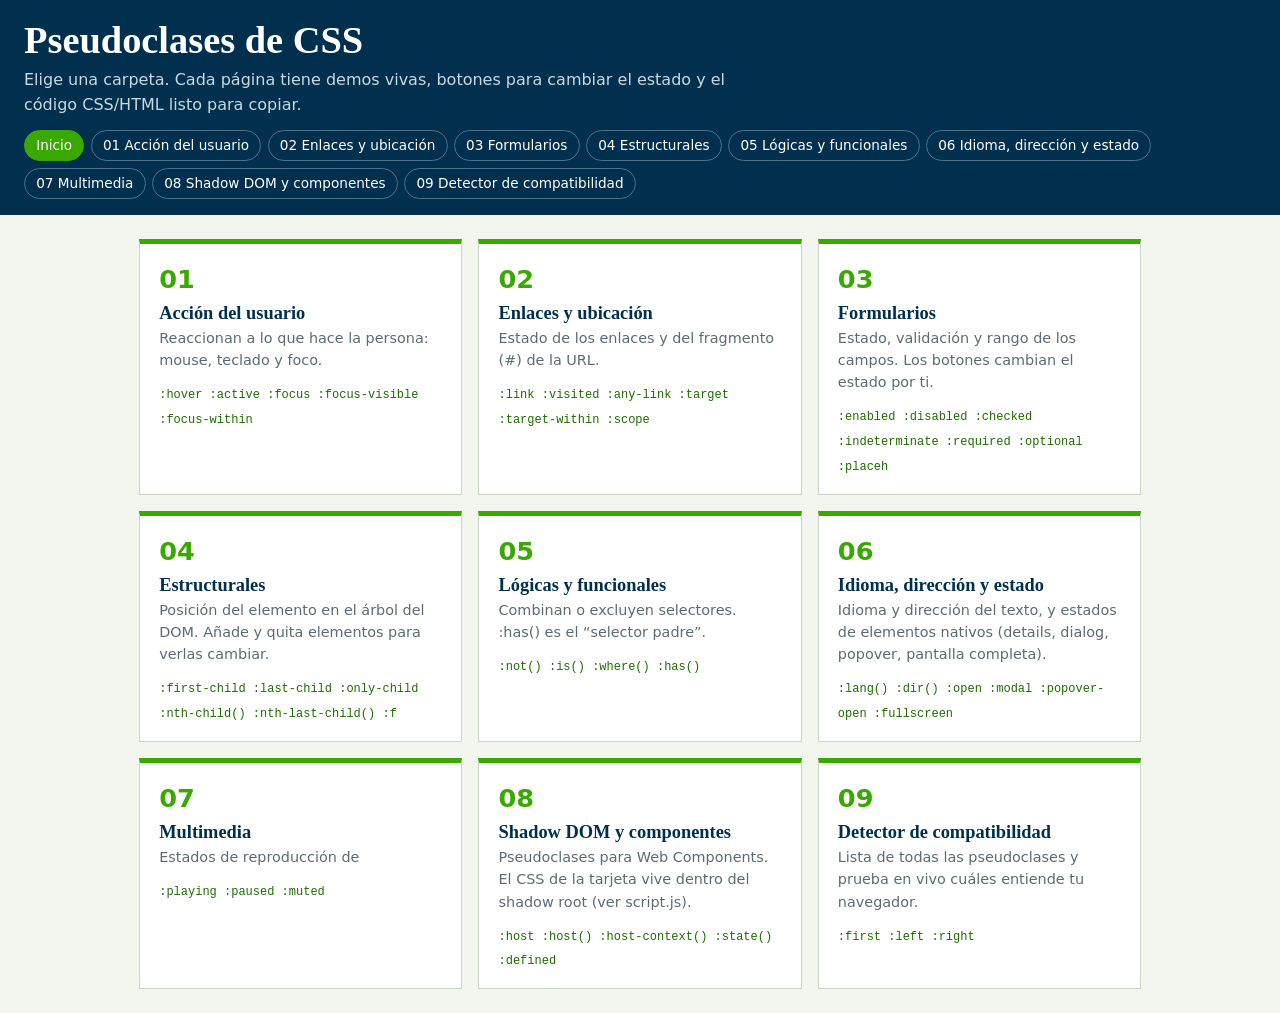
<file: index.html>
<!DOCTYPE html>
<html lang="es"><head><meta charset="UTF-8"><meta name="viewport" content="width=device-width, initial-scale=1">
<title>Pseudoclases de CSS</title><link rel="stylesheet" href="assets/base.css">
<style>.grid{display:grid;grid-template-columns:repeat(auto-fit,minmax(280px,1fr));gap:1rem}
.card{display:block;background:#fff;border:1px solid var(--linea);border-top:5px solid var(--verde);padding:1rem 1.2rem;color:inherit;text-decoration:none;transition:transform .15s,box-shadow .15s}
.card:hover{transform:translateY(-4px);box-shadow:0 6px 0 var(--verde)}.card:focus-visible{outline:3px solid var(--amarillo);outline-offset:2px}
.card b{color:var(--verde);font-size:1.6rem}.card h2{margin:.2rem 0;font:700 1.15rem Georgia,serif}.card p{margin:0 0 .6rem;font-size:.9rem;color:var(--gris)}.card code{font-size:.75rem;color:var(--verde-osc)}</style></head>
<body><header class="top"><h1>Pseudoclases de CSS</h1><p>Elige una carpeta. Cada página tiene demos vivas, botones para cambiar el estado y el código CSS/HTML listo para copiar.</p><nav aria-label="Carpetas"><a href="index.html" aria-current="page">Inicio</a><a href="01-accion-usuario/index.html">01 Acción del usuario</a><a href="02-enlaces-ubicacion/index.html">02 Enlaces y ubicación</a><a href="03-formularios/index.html">03 Formularios</a><a href="04-estructurales/index.html">04 Estructurales</a><a href="05-logicas/index.html">05 Lógicas y funcionales</a><a href="06-idioma-y-estado/index.html">06 Idioma, dirección y estado</a><a href="07-multimedia/index.html">07 Multimedia</a><a href="08-shadow-dom/index.html">08 Shadow DOM y componentes</a><a href="09-compatibilidad/index.html">09 Detector de compatibilidad</a></nav></header>
<main><div class="grid"><a class="card" href="01-accion-usuario/index.html"><b>01</b><h2>Acción del usuario</h2><p>Reaccionan a lo que hace la persona: mouse, teclado y foco.</p><code>:hover :active :focus :focus-visible :focus-within</code></a><a class="card" href="02-enlaces-ubicacion/index.html"><b>02</b><h2>Enlaces y ubicación</h2><p>Estado de los enlaces y del fragmento (#) de la URL.</p><code>:link :visited :any-link :target :target-within :scope</code></a><a class="card" href="03-formularios/index.html"><b>03</b><h2>Formularios</h2><p>Estado, validación y rango de los campos. Los botones cambian el estado por ti.</p><code>:enabled :disabled :checked :indeterminate :required :optional :placeh</code></a><a class="card" href="04-estructurales/index.html"><b>04</b><h2>Estructurales</h2><p>Posición del elemento en el árbol del DOM. Añade y quita elementos para verlas cambiar.</p><code>:first-child :last-child :only-child :nth-child() :nth-last-child() :f</code></a><a class="card" href="05-logicas/index.html"><b>05</b><h2>Lógicas y funcionales</h2><p>Combinan o excluyen selectores. :has() es el “selector padre”.</p><code>:not() :is() :where() :has()</code></a><a class="card" href="06-idioma-y-estado/index.html"><b>06</b><h2>Idioma, dirección y estado</h2><p>Idioma y dirección del texto, y estados de elementos nativos (details, dialog, popover, pantalla completa).</p><code>:lang() :dir() :open :modal :popover-open :fullscreen</code></a><a class="card" href="07-multimedia/index.html"><b>07</b><h2>Multimedia</h2><p>Estados de reproducción de <audio> y <video>. Requiere un Chrome o Edge reciente.</p><code>:playing :paused :muted</code></a><a class="card" href="08-shadow-dom/index.html"><b>08</b><h2>Shadow DOM y componentes</h2><p>Pseudoclases para Web Components. El CSS de la tarjeta vive dentro del shadow root (ver script.js).</p><code>:host :host() :host-context() :state() :defined</code></a><a class="card" href="09-compatibilidad/index.html"><b>09</b><h2>Detector de compatibilidad</h2><p>Lista de todas las pseudoclases y prueba en vivo cuáles entiende tu navegador.</p><code>:first :left :right</code></a></div></main></body></html>
</file>
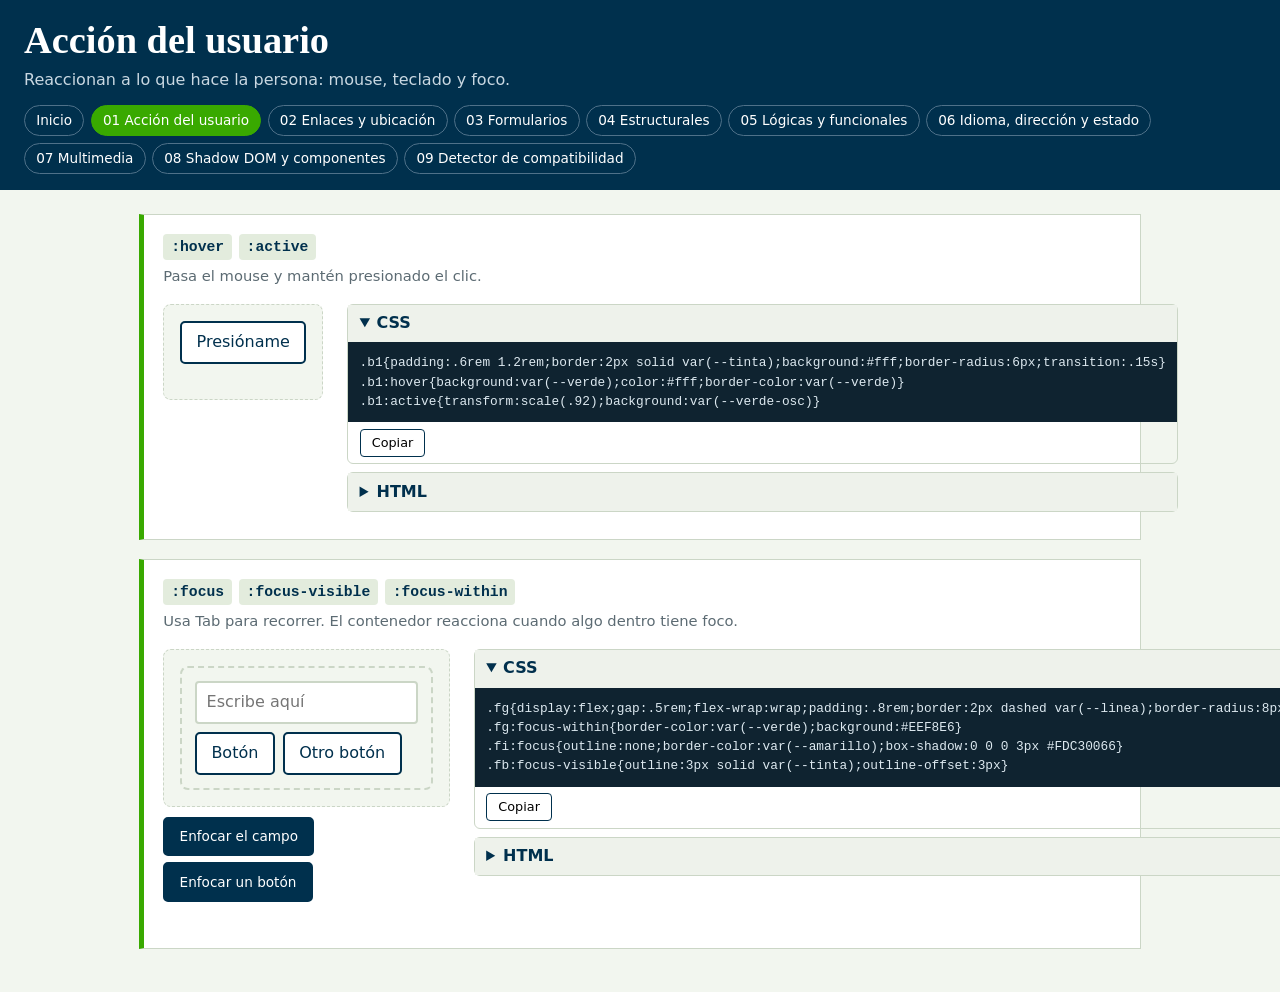
<file: 01-accion-usuario/index.html>
<!DOCTYPE html>
<html lang="es"><head><meta charset="UTF-8"><meta name="viewport" content="width=device-width, initial-scale=1">
<title>Acción del usuario · Pseudoclases CSS</title>
<link rel="stylesheet" href="../assets/base.css"><link rel="stylesheet" href="styles.css"></head>
<body><header class="top"><h1>Acción del usuario</h1><p>Reaccionan a lo que hace la persona: mouse, teclado y foco.</p><nav aria-label="Carpetas"><a href="../index.html">Inicio</a><a href="../01-accion-usuario/index.html" aria-current="page">01 Acción del usuario</a><a href="../02-enlaces-ubicacion/index.html">02 Enlaces y ubicación</a><a href="../03-formularios/index.html">03 Formularios</a><a href="../04-estructurales/index.html">04 Estructurales</a><a href="../05-logicas/index.html">05 Lógicas y funcionales</a><a href="../06-idioma-y-estado/index.html">06 Idioma, dirección y estado</a><a href="../07-multimedia/index.html">07 Multimedia</a><a href="../08-shadow-dom/index.html">08 Shadow DOM y componentes</a><a href="../09-compatibilidad/index.html">09 Detector de compatibilidad</a></nav></header>
<main>
<article class="demo" id="hover">
<header><h3><code>:hover</code><code>:active</code></h3><p>Pasa el mouse y mantén presionado el clic.</p></header>
<div><div class="stage"><button class="b1">Presióname</button></div><output class="out"></output></div>
<div class="code"><details open><summary>CSS</summary><pre><code>.b1{padding:.6rem 1.2rem;border:2px solid var(--tinta);background:#fff;border-radius:6px;transition:.15s}
.b1:hover{background:var(--verde);color:#fff;border-color:var(--verde)}
.b1:active{transform:scale(.92);background:var(--verde-osc)}</code></pre><button class="copy" type="button">Copiar</button></details>
<details><summary>HTML</summary><pre><code>&lt;button class=&quot;b1&quot;&gt;Presióname&lt;/button&gt;</code></pre><button class="copy" type="button">Copiar</button></details></div>
</article>
<article class="demo" id="foco">
<header><h3><code>:focus</code><code>:focus-visible</code><code>:focus-within</code></h3><p>Usa Tab para recorrer. El contenedor reacciona cuando algo dentro tiene foco.</p></header>
<div><div class="stage"><div class="fg"><input class="fi" placeholder="Escribe aquí"><button class="fb">Botón</button><button class="fb">Otro botón</button></div></div><div class="ctl"><button type="button" data-js="d.querySelector(&#x27;.fi&#x27;).focus()">Enfocar el campo</button><button type="button" data-js="d.querySelector(&#x27;.fb&#x27;).focus()">Enfocar un botón</button></div><output class="out"></output></div>
<div class="code"><details open><summary>CSS</summary><pre><code>.fg{display:flex;gap:.5rem;flex-wrap:wrap;padding:.8rem;border:2px dashed var(--linea);border-radius:8px}
.fg:focus-within{border-color:var(--verde);background:#EEF8E6}
.fi:focus{outline:none;border-color:var(--amarillo);box-shadow:0 0 0 3px #FDC30066}
.fb:focus-visible{outline:3px solid var(--tinta);outline-offset:3px}</code></pre><button class="copy" type="button">Copiar</button></details>
<details><summary>HTML</summary><pre><code>&lt;div class=&quot;fg&quot;&gt;&lt;input class=&quot;fi&quot; placeholder=&quot;Escribe aquí&quot;&gt;&lt;button class=&quot;fb&quot;&gt;Botón&lt;/button&gt;&lt;button class=&quot;fb&quot;&gt;Otro botón&lt;/button&gt;&lt;/div&gt;</code></pre><button class="copy" type="button">Copiar</button></details></div>
</article>
</main>
<script src="../assets/app.js"></script><script src="script.js"></script></body></html>
</file>
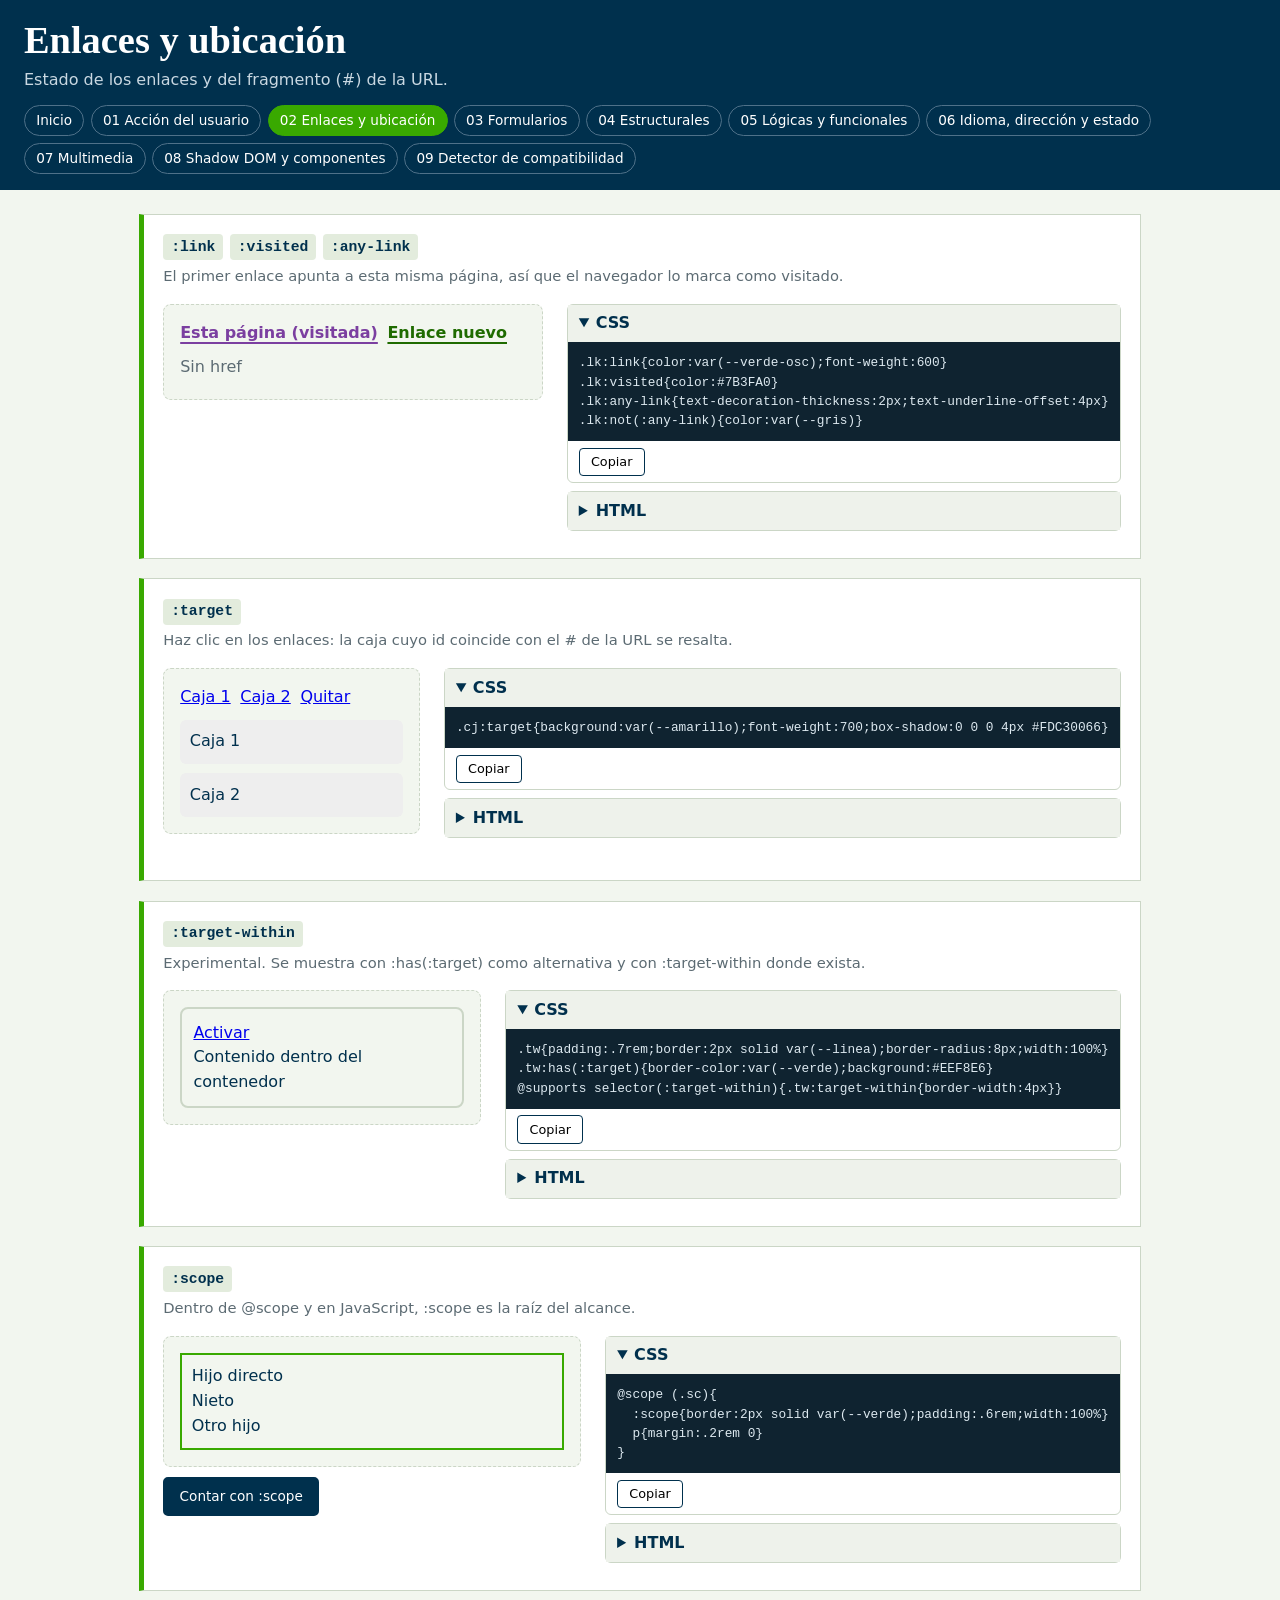
<file: 02-enlaces-ubicacion/index.html>
<!DOCTYPE html>
<html lang="es"><head><meta charset="UTF-8"><meta name="viewport" content="width=device-width, initial-scale=1">
<title>Enlaces y ubicación · Pseudoclases CSS</title>
<link rel="stylesheet" href="../assets/base.css"><link rel="stylesheet" href="styles.css"></head>
<body><header class="top"><h1>Enlaces y ubicación</h1><p>Estado de los enlaces y del fragmento (#) de la URL.</p><nav aria-label="Carpetas"><a href="../index.html">Inicio</a><a href="../01-accion-usuario/index.html">01 Acción del usuario</a><a href="../02-enlaces-ubicacion/index.html" aria-current="page">02 Enlaces y ubicación</a><a href="../03-formularios/index.html">03 Formularios</a><a href="../04-estructurales/index.html">04 Estructurales</a><a href="../05-logicas/index.html">05 Lógicas y funcionales</a><a href="../06-idioma-y-estado/index.html">06 Idioma, dirección y estado</a><a href="../07-multimedia/index.html">07 Multimedia</a><a href="../08-shadow-dom/index.html">08 Shadow DOM y componentes</a><a href="../09-compatibilidad/index.html">09 Detector de compatibilidad</a></nav></header>
<main>
<article class="demo" id="enlaces">
<header><h3><code>:link</code><code>:visited</code><code>:any-link</code></h3><p>El primer enlace apunta a esta misma página, así que el navegador lo marca como visitado.</p></header>
<div><div class="stage"><a class="lk" href="">Esta página (visitada)</a><a class="lk" href="https://example.org/nunca-visitado-xyz">Enlace nuevo</a><a class="lk">Sin href</a></div><output class="out"></output></div>
<div class="code"><details open><summary>CSS</summary><pre><code>.lk:link{color:var(--verde-osc);font-weight:600}
.lk:visited{color:#7B3FA0}
.lk:any-link{text-decoration-thickness:2px;text-underline-offset:4px}
.lk:not(:any-link){color:var(--gris)}</code></pre><button class="copy" type="button">Copiar</button></details>
<details><summary>HTML</summary><pre><code>&lt;a class=&quot;lk&quot; href=&quot;&quot;&gt;Esta página (visitada)&lt;/a&gt;&lt;a class=&quot;lk&quot; href=&quot;https://example.org/nunca-visitado-xyz&quot;&gt;Enlace nuevo&lt;/a&gt;&lt;a class=&quot;lk&quot;&gt;Sin href&lt;/a&gt;</code></pre><button class="copy" type="button">Copiar</button></details></div>
</article>
<article class="demo" id="target">
<header><h3><code>:target</code></h3><p>Haz clic en los enlaces: la caja cuyo id coincide con el # de la URL se resalta.</p></header>
<div><div class="stage"><a href="#caja1">Caja 1</a><a href="#caja2">Caja 2</a><a href="#quitar">Quitar</a><div class="cj" id="caja1">Caja 1</div><div class="cj" id="caja2">Caja 2</div></div><output class="out"></output></div>
<div class="code"><details open><summary>CSS</summary><pre><code>.cj:target{background:var(--amarillo);font-weight:700;box-shadow:0 0 0 4px #FDC30066}</code></pre><button class="copy" type="button">Copiar</button></details>
<details><summary>HTML</summary><pre><code>&lt;a href=&quot;#caja1&quot;&gt;Caja 1&lt;/a&gt;&lt;a href=&quot;#caja2&quot;&gt;Caja 2&lt;/a&gt;&lt;a href=&quot;#quitar&quot;&gt;Quitar&lt;/a&gt;&lt;div class=&quot;cj&quot; id=&quot;caja1&quot;&gt;Caja 1&lt;/div&gt;&lt;div class=&quot;cj&quot; id=&quot;caja2&quot;&gt;Caja 2&lt;/div&gt;</code></pre><button class="copy" type="button">Copiar</button></details></div>
</article>
<article class="demo" id="target-within">
<header><h3><code>:target-within</code></h3><p>Experimental. Se muestra con :has(:target) como alternativa y con :target-within donde exista.</p></header>
<div><div class="stage"><div class="tw"><a href="#tw-a">Activar</a><p id="tw-a">Contenido dentro del contenedor</p></div></div><output class="out"></output></div>
<div class="code"><details open><summary>CSS</summary><pre><code>.tw{padding:.7rem;border:2px solid var(--linea);border-radius:8px;width:100%}
.tw:has(:target){border-color:var(--verde);background:#EEF8E6}
@supports selector(:target-within){.tw:target-within{border-width:4px}}</code></pre><button class="copy" type="button">Copiar</button></details>
<details><summary>HTML</summary><pre><code>&lt;div class=&quot;tw&quot;&gt;&lt;a href=&quot;#tw-a&quot;&gt;Activar&lt;/a&gt;&lt;p id=&quot;tw-a&quot;&gt;Contenido dentro del contenedor&lt;/p&gt;&lt;/div&gt;</code></pre><button class="copy" type="button">Copiar</button></details></div>
</article>
<article class="demo" id="scope">
<header><h3><code>:scope</code></h3><p>Dentro de @scope y en JavaScript, :scope es la raíz del alcance.</p></header>
<div><div class="stage"><div class="sc"><p>Hijo directo</p><div><p>Nieto</p></div><p>Otro hijo</p></div></div><div class="ctl"><button type="button" data-js="const r=d.querySelector(&#x27;.sc&#x27;);return &#x27;:scope &gt; p = &#x27;+r.querySelectorAll(&#x27;:scope &gt; p&#x27;).length+&#x27;  |  p = &#x27;+r.querySelectorAll(&#x27;p&#x27;).length">Contar con :scope</button></div><output class="out"></output></div>
<div class="code"><details open><summary>CSS</summary><pre><code>@scope (.sc){
  :scope{border:2px solid var(--verde);padding:.6rem;width:100%}
  p{margin:.2rem 0}
}</code></pre><button class="copy" type="button">Copiar</button></details>
<details><summary>HTML</summary><pre><code>&lt;div class=&quot;sc&quot;&gt;&lt;p&gt;Hijo directo&lt;/p&gt;&lt;div&gt;&lt;p&gt;Nieto&lt;/p&gt;&lt;/div&gt;&lt;p&gt;Otro hijo&lt;/p&gt;&lt;/div&gt;</code></pre><button class="copy" type="button">Copiar</button></details></div>
</article>
</main>
<script src="../assets/app.js"></script><script src="script.js"></script></body></html>
</file>
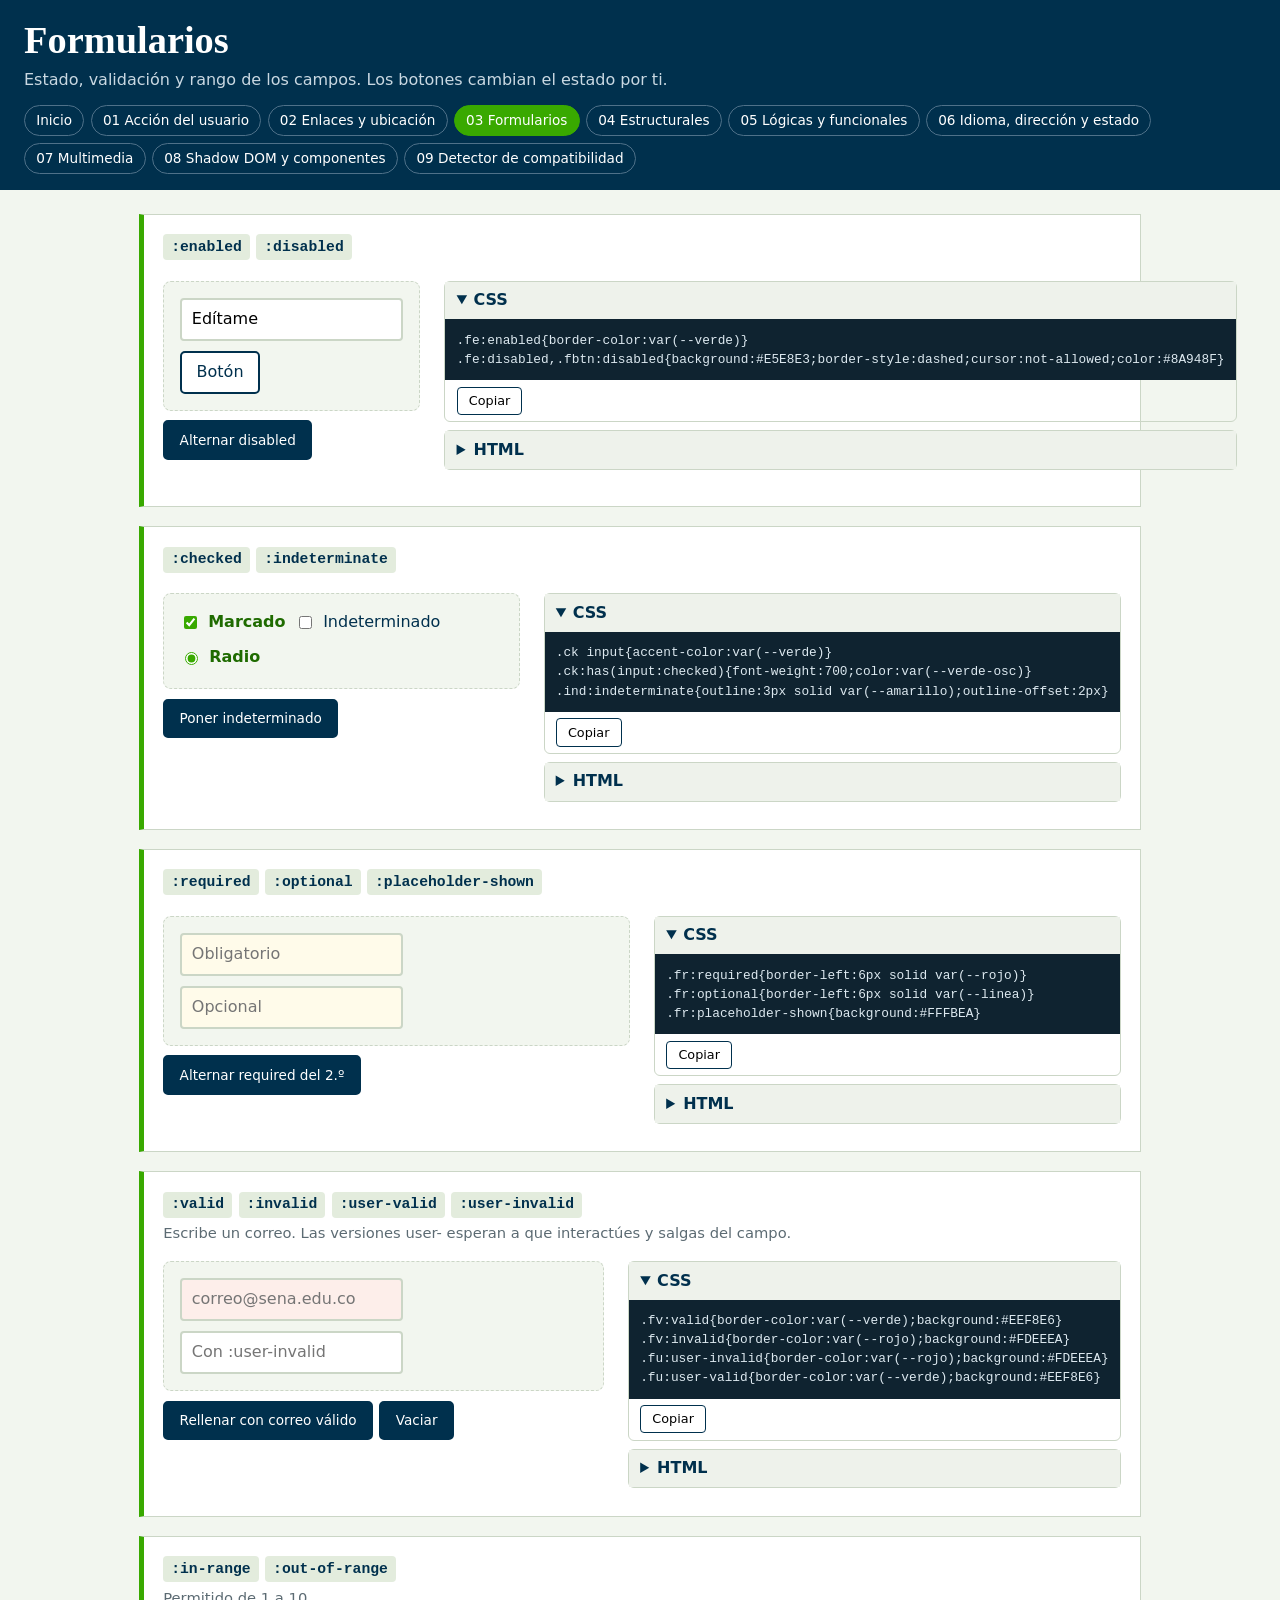
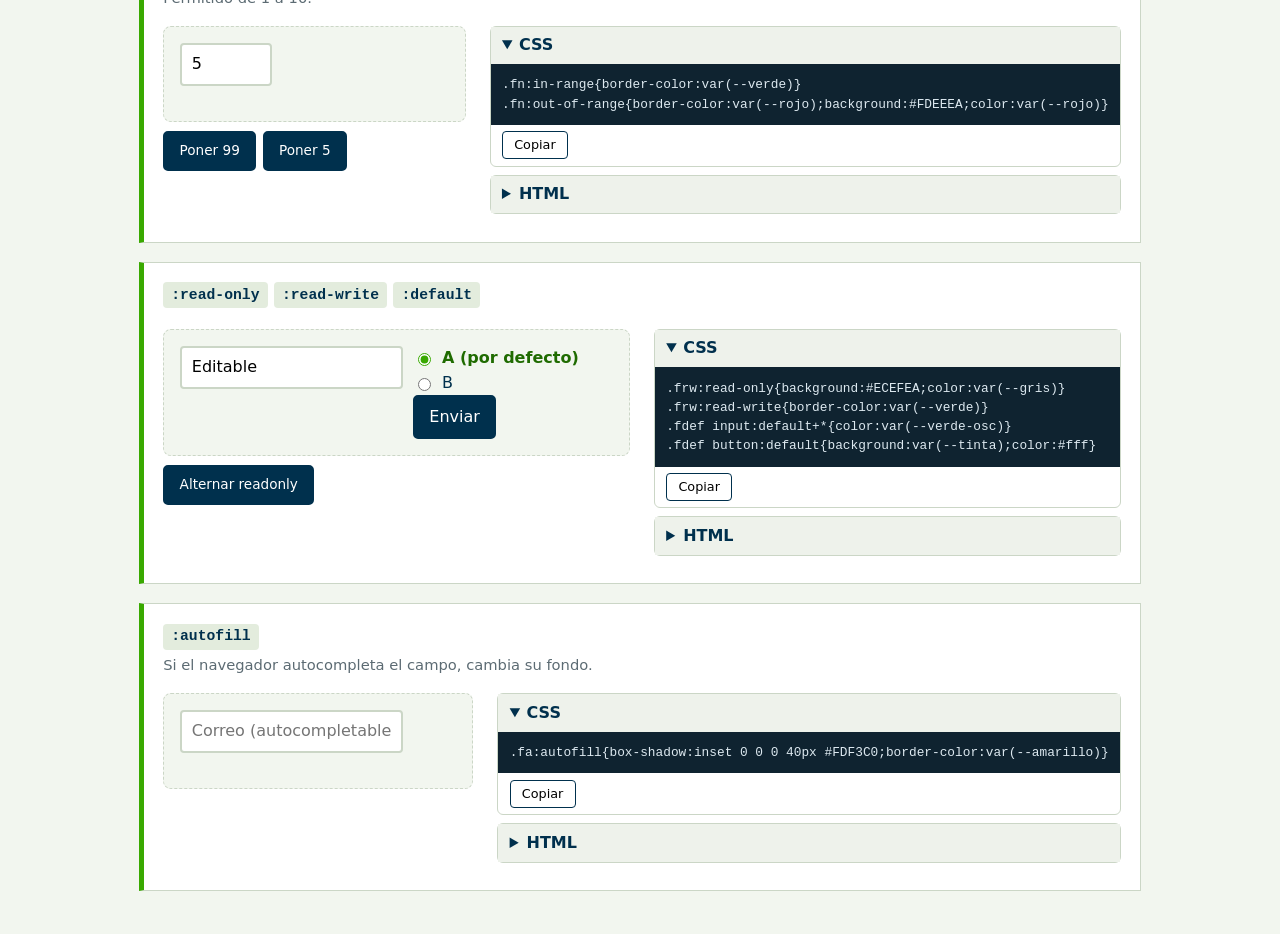
<file: 03-formularios/index.html>
<!DOCTYPE html>
<html lang="es"><head><meta charset="UTF-8"><meta name="viewport" content="width=device-width, initial-scale=1">
<title>Formularios · Pseudoclases CSS</title>
<link rel="stylesheet" href="../assets/base.css"><link rel="stylesheet" href="styles.css"></head>
<body><header class="top"><h1>Formularios</h1><p>Estado, validación y rango de los campos. Los botones cambian el estado por ti.</p><nav aria-label="Carpetas"><a href="../index.html">Inicio</a><a href="../01-accion-usuario/index.html">01 Acción del usuario</a><a href="../02-enlaces-ubicacion/index.html">02 Enlaces y ubicación</a><a href="../03-formularios/index.html" aria-current="page">03 Formularios</a><a href="../04-estructurales/index.html">04 Estructurales</a><a href="../05-logicas/index.html">05 Lógicas y funcionales</a><a href="../06-idioma-y-estado/index.html">06 Idioma, dirección y estado</a><a href="../07-multimedia/index.html">07 Multimedia</a><a href="../08-shadow-dom/index.html">08 Shadow DOM y componentes</a><a href="../09-compatibilidad/index.html">09 Detector de compatibilidad</a></nav></header>
<main>
<article class="demo" id="estado">
<header><h3><code>:enabled</code><code>:disabled</code></h3></header>
<div><div class="stage"><input class="fe" value="Edítame"><button class="fbtn">Botón</button></div><div class="ctl"><button type="button" data-js="d.querySelectorAll(&#x27;input,button&#x27;).forEach(e=&gt;e.disabled=!e.disabled)">Alternar disabled</button></div><output class="out"></output></div>
<div class="code"><details open><summary>CSS</summary><pre><code>.fe:enabled{border-color:var(--verde)}
.fe:disabled,.fbtn:disabled{background:#E5E8E3;border-style:dashed;cursor:not-allowed;color:#8A948F}</code></pre><button class="copy" type="button">Copiar</button></details>
<details><summary>HTML</summary><pre><code>&lt;input class=&quot;fe&quot; value=&quot;Edítame&quot;&gt;&lt;button class=&quot;fbtn&quot;&gt;Botón&lt;/button&gt;</code></pre><button class="copy" type="button">Copiar</button></details></div>
</article>
<article class="demo" id="checked">
<header><h3><code>:checked</code><code>:indeterminate</code></h3></header>
<div><div class="stage"><label class="ck"><input type="checkbox" checked> Marcado</label><label class="ck"><input type="checkbox" class="ind"> Indeterminado</label><label class="ck"><input type="radio" name="rr" checked> Radio</label></div><div class="ctl"><button type="button" data-js="d.querySelector(&#x27;.ind&#x27;).indeterminate=true">Poner indeterminado</button></div><output class="out"></output></div>
<div class="code"><details open><summary>CSS</summary><pre><code>.ck input{accent-color:var(--verde)}
.ck:has(input:checked){font-weight:700;color:var(--verde-osc)}
.ind:indeterminate{outline:3px solid var(--amarillo);outline-offset:2px}</code></pre><button class="copy" type="button">Copiar</button></details>
<details><summary>HTML</summary><pre><code>&lt;label class=&quot;ck&quot;&gt;&lt;input type=&quot;checkbox&quot; checked&gt; Marcado&lt;/label&gt;&lt;label class=&quot;ck&quot;&gt;&lt;input type=&quot;checkbox&quot; class=&quot;ind&quot;&gt; Indeterminado&lt;/label&gt;&lt;label class=&quot;ck&quot;&gt;&lt;input type=&quot;radio&quot; name=&quot;rr&quot; checked&gt; Radio&lt;/label&gt;</code></pre><button class="copy" type="button">Copiar</button></details></div>
</article>
<article class="demo" id="requerido">
<header><h3><code>:required</code><code>:optional</code><code>:placeholder-shown</code></h3></header>
<div><div class="stage"><input class="fr" placeholder="Obligatorio" required><input class="fr b" placeholder="Opcional"></div><div class="ctl"><button type="button" data-js="const i=d.querySelector(&#x27;.b&#x27;);i.required=!i.required">Alternar required del 2.º</button></div><output class="out"></output></div>
<div class="code"><details open><summary>CSS</summary><pre><code>.fr:required{border-left:6px solid var(--rojo)}
.fr:optional{border-left:6px solid var(--linea)}
.fr:placeholder-shown{background:#FFFBEA}</code></pre><button class="copy" type="button">Copiar</button></details>
<details><summary>HTML</summary><pre><code>&lt;input class=&quot;fr&quot; placeholder=&quot;Obligatorio&quot; required&gt;&lt;input class=&quot;fr b&quot; placeholder=&quot;Opcional&quot;&gt;</code></pre><button class="copy" type="button">Copiar</button></details></div>
</article>
<article class="demo" id="validez">
<header><h3><code>:valid</code><code>:invalid</code><code>:user-valid</code><code>:user-invalid</code></h3><p>Escribe un correo. Las versiones user- esperan a que interactúes y salgas del campo.</p></header>
<div><div class="stage"><input class="fv" type="email" placeholder="correo@sena.edu.co" required><input class="fu" type="email" placeholder="Con :user-invalid" required></div><div class="ctl"><button type="button" data-js="d.querySelectorAll(&#x27;input&#x27;).forEach(i=&gt;i.value=&#x27;ana@sena.edu.co&#x27;)">Rellenar con correo válido</button><button type="button" data-js="d.querySelectorAll(&#x27;input&#x27;).forEach(i=&gt;i.value=&#x27;&#x27;)">Vaciar</button></div><output class="out"></output></div>
<div class="code"><details open><summary>CSS</summary><pre><code>.fv:valid{border-color:var(--verde);background:#EEF8E6}
.fv:invalid{border-color:var(--rojo);background:#FDEEEA}
.fu:user-invalid{border-color:var(--rojo);background:#FDEEEA}
.fu:user-valid{border-color:var(--verde);background:#EEF8E6}</code></pre><button class="copy" type="button">Copiar</button></details>
<details><summary>HTML</summary><pre><code>&lt;input class=&quot;fv&quot; type=&quot;email&quot; placeholder=&quot;correo@sena.edu.co&quot; required&gt;&lt;input class=&quot;fu&quot; type=&quot;email&quot; placeholder=&quot;Con :user-invalid&quot; required&gt;</code></pre><button class="copy" type="button">Copiar</button></details></div>
</article>
<article class="demo" id="rango">
<header><h3><code>:in-range</code><code>:out-of-range</code></h3><p>Permitido de 1 a 10.</p></header>
<div><div class="stage"><input class="fn" type="number" min="1" max="10" value="5"></div><div class="ctl"><button type="button" data-js="d.querySelector(&#x27;input&#x27;).value=99">Poner 99</button><button type="button" data-js="d.querySelector(&#x27;input&#x27;).value=5">Poner 5</button></div><output class="out"></output></div>
<div class="code"><details open><summary>CSS</summary><pre><code>.fn:in-range{border-color:var(--verde)}
.fn:out-of-range{border-color:var(--rojo);background:#FDEEEA;color:var(--rojo)}</code></pre><button class="copy" type="button">Copiar</button></details>
<details><summary>HTML</summary><pre><code>&lt;input class=&quot;fn&quot; type=&quot;number&quot; min=&quot;1&quot; max=&quot;10&quot; value=&quot;5&quot;&gt;</code></pre><button class="copy" type="button">Copiar</button></details></div>
</article>
<article class="demo" id="rw">
<header><h3><code>:read-only</code><code>:read-write</code><code>:default</code></h3></header>
<div><div class="stage"><input class="frw" value="Editable"><form class="fdef" onsubmit="return false"><label class="ck"><input type="radio" name="pl" checked> A (por defecto)</label><label class="ck"><input type="radio" name="pl"> B</label><button>Enviar</button></form></div><div class="ctl"><button type="button" data-js="const i=d.querySelector(&#x27;.frw&#x27;);i.readOnly=!i.readOnly">Alternar readonly</button></div><output class="out"></output></div>
<div class="code"><details open><summary>CSS</summary><pre><code>.frw:read-only{background:#ECEFEA;color:var(--gris)}
.frw:read-write{border-color:var(--verde)}
.fdef input:default+*{color:var(--verde-osc)}
.fdef button:default{background:var(--tinta);color:#fff}</code></pre><button class="copy" type="button">Copiar</button></details>
<details><summary>HTML</summary><pre><code>&lt;input class=&quot;frw&quot; value=&quot;Editable&quot;&gt;&lt;form class=&quot;fdef&quot; onsubmit=&quot;return false&quot;&gt;&lt;label class=&quot;ck&quot;&gt;&lt;input type=&quot;radio&quot; name=&quot;pl&quot; checked&gt; A (por defecto)&lt;/label&gt;&lt;label class=&quot;ck&quot;&gt;&lt;input type=&quot;radio&quot; name=&quot;pl&quot;&gt; B&lt;/label&gt;&lt;button&gt;Enviar&lt;/button&gt;&lt;/form&gt;</code></pre><button class="copy" type="button">Copiar</button></details></div>
</article>
<article class="demo" id="autofill">
<header><h3><code>:autofill</code></h3><p>Si el navegador autocompleta el campo, cambia su fondo.</p></header>
<div><div class="stage"><input class="fa" name="email" autocomplete="email" placeholder="Correo (autocompletable)"></div><output class="out"></output></div>
<div class="code"><details open><summary>CSS</summary><pre><code>.fa:autofill{box-shadow:inset 0 0 0 40px #FDF3C0;border-color:var(--amarillo)}</code></pre><button class="copy" type="button">Copiar</button></details>
<details><summary>HTML</summary><pre><code>&lt;input class=&quot;fa&quot; name=&quot;email&quot; autocomplete=&quot;email&quot; placeholder=&quot;Correo (autocompletable)&quot;&gt;</code></pre><button class="copy" type="button">Copiar</button></details></div>
</article>
</main>
<script src="../assets/app.js"></script><script src="script.js"></script></body></html>
</file>
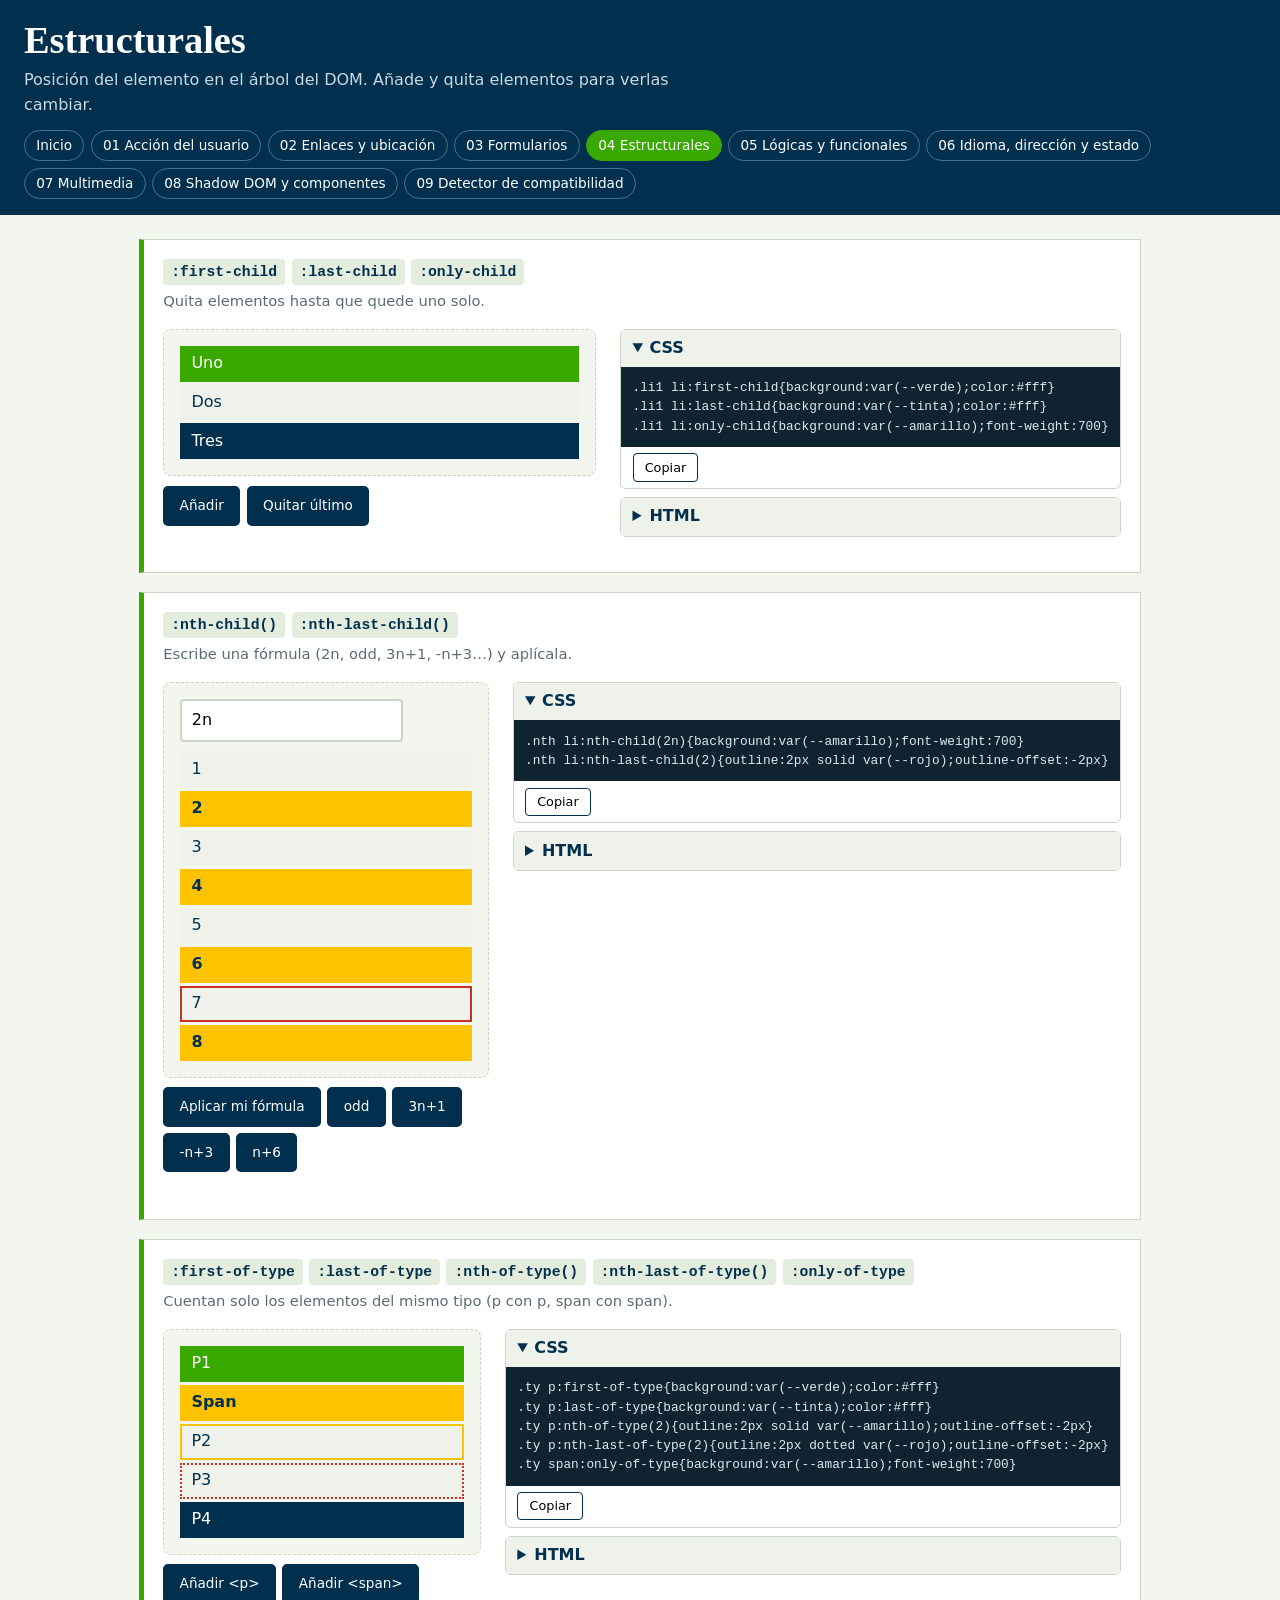
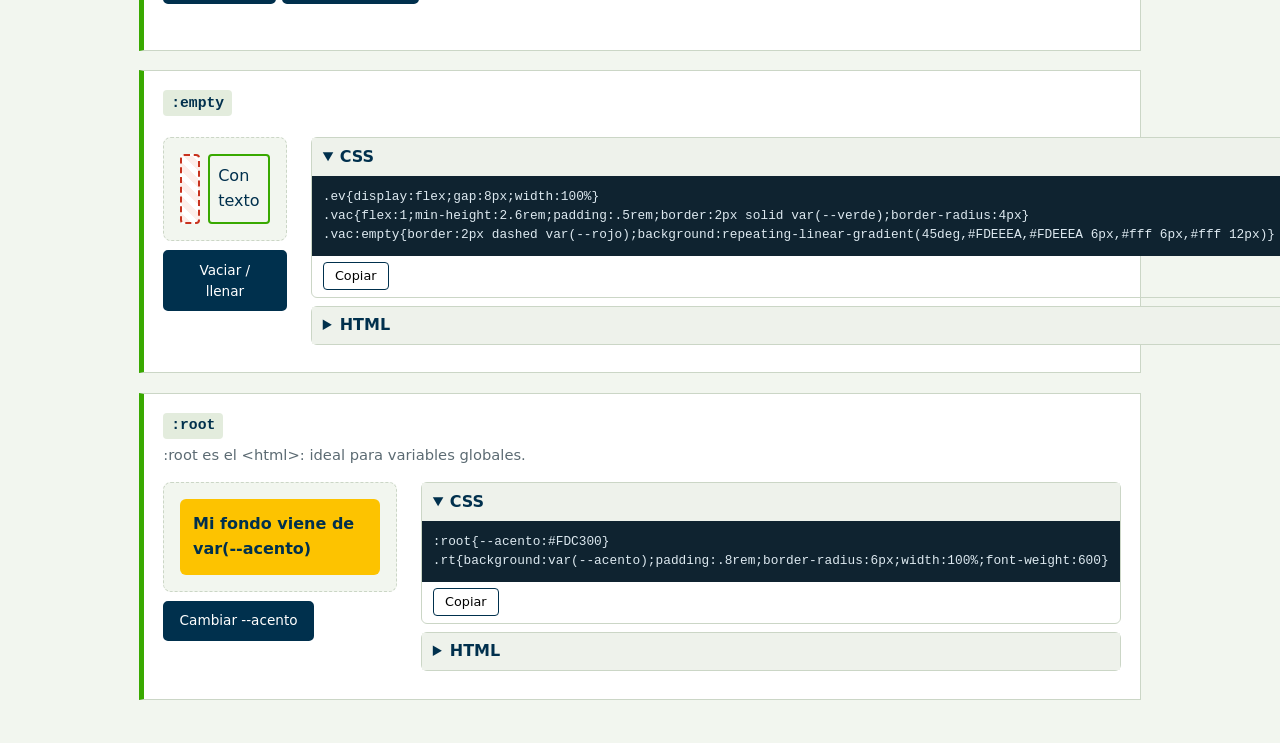
<file: 04-estructurales/index.html>
<!DOCTYPE html>
<html lang="es"><head><meta charset="UTF-8"><meta name="viewport" content="width=device-width, initial-scale=1">
<title>Estructurales · Pseudoclases CSS</title>
<link rel="stylesheet" href="../assets/base.css"><link rel="stylesheet" href="styles.css"></head>
<body><header class="top"><h1>Estructurales</h1><p>Posición del elemento en el árbol del DOM. Añade y quita elementos para verlas cambiar.</p><nav aria-label="Carpetas"><a href="../index.html">Inicio</a><a href="../01-accion-usuario/index.html">01 Acción del usuario</a><a href="../02-enlaces-ubicacion/index.html">02 Enlaces y ubicación</a><a href="../03-formularios/index.html">03 Formularios</a><a href="../04-estructurales/index.html" aria-current="page">04 Estructurales</a><a href="../05-logicas/index.html">05 Lógicas y funcionales</a><a href="../06-idioma-y-estado/index.html">06 Idioma, dirección y estado</a><a href="../07-multimedia/index.html">07 Multimedia</a><a href="../08-shadow-dom/index.html">08 Shadow DOM y componentes</a><a href="../09-compatibilidad/index.html">09 Detector de compatibilidad</a></nav></header>
<main>
<article class="demo" id="hijos">
<header><h3><code>:first-child</code><code>:last-child</code><code>:only-child</code></h3><p>Quita elementos hasta que quede uno solo.</p></header>
<div><div class="stage"><ul class="li1"><li>Uno</li><li>Dos</li><li>Tres</li></ul></div><div class="ctl"><button type="button" data-js="const u=d.querySelector(&#x27;ul&#x27;),l=document.createElement(&#x27;li&#x27;);l.textContent=&#x27;Nuevo &#x27;+(u.children.length+1);u.append(l)">Añadir</button><button type="button" data-js="d.querySelector(&#x27;ul&#x27;).lastElementChild?.remove()">Quitar último</button></div><output class="out"></output></div>
<div class="code"><details open><summary>CSS</summary><pre><code>.li1 li:first-child{background:var(--verde);color:#fff}
.li1 li:last-child{background:var(--tinta);color:#fff}
.li1 li:only-child{background:var(--amarillo);font-weight:700}</code></pre><button class="copy" type="button">Copiar</button></details>
<details><summary>HTML</summary><pre><code>&lt;ul class=&quot;li1&quot;&gt;&lt;li&gt;Uno&lt;/li&gt;&lt;li&gt;Dos&lt;/li&gt;&lt;li&gt;Tres&lt;/li&gt;&lt;/ul&gt;</code></pre><button class="copy" type="button">Copiar</button></details></div>
</article>
<article class="demo" id="nth">
<header><h3><code>:nth-child()</code><code>:nth-last-child()</code></h3><p>Escribe una fórmula (2n, odd, 3n+1, -n+3…) y aplícala.</p></header>
<div><div class="stage"><input class="frm" value="2n"><ul class="nth"><li>1</li><li>2</li><li>3</li><li>4</li><li>5</li><li>6</li><li>7</li><li>8</li></ul></div><div class="ctl"><button type="button" data-js="return aplicarNth(d,d.querySelector(&#x27;.frm&#x27;).value)">Aplicar mi fórmula</button><button type="button" data-js="return aplicarNth(d,&#x27;odd&#x27;)">odd</button><button type="button" data-js="return aplicarNth(d,&#x27;3n+1&#x27;)">3n+1</button><button type="button" data-js="return aplicarNth(d,&#x27;-n+3&#x27;)">-n+3</button><button type="button" data-js="return aplicarNth(d,&#x27;n+6&#x27;)">n+6</button></div><output class="out"></output></div>
<div class="code"><details open><summary>CSS</summary><pre><code>.nth li:nth-child(2n){background:var(--amarillo);font-weight:700}
.nth li:nth-last-child(2){outline:2px solid var(--rojo);outline-offset:-2px}</code></pre><button class="copy" type="button">Copiar</button></details>
<details><summary>HTML</summary><pre><code>&lt;input class=&quot;frm&quot; value=&quot;2n&quot;&gt;&lt;ul class=&quot;nth&quot;&gt;&lt;li&gt;1&lt;/li&gt;&lt;li&gt;2&lt;/li&gt;&lt;li&gt;3&lt;/li&gt;&lt;li&gt;4&lt;/li&gt;&lt;li&gt;5&lt;/li&gt;&lt;li&gt;6&lt;/li&gt;&lt;li&gt;7&lt;/li&gt;&lt;li&gt;8&lt;/li&gt;&lt;/ul&gt;</code></pre><button class="copy" type="button">Copiar</button></details></div>
</article>
<article class="demo" id="tipo">
<header><h3><code>:first-of-type</code><code>:last-of-type</code><code>:nth-of-type()</code><code>:nth-last-of-type()</code><code>:only-of-type</code></h3><p>Cuentan solo los elementos del mismo tipo (p con p, span con span).</p></header>
<div><div class="stage"><div class="ty"><p>P1</p><span>Span</span><p>P2</p><p>P3</p><p>P4</p></div></div><div class="ctl"><button type="button" data-js="const p=document.createElement(&#x27;p&#x27;);p.textContent=&#x27;P&#x27;+(d.querySelectorAll(&#x27;p&#x27;).length+1);d.querySelector(&#x27;.ty&#x27;).append(p)">Añadir &lt;p&gt;</button><button type="button" data-js="const s=document.createElement(&#x27;span&#x27;);s.textContent=&#x27;Otro span&#x27;;d.querySelector(&#x27;.ty&#x27;).append(s)">Añadir &lt;span&gt;</button></div><output class="out"></output></div>
<div class="code"><details open><summary>CSS</summary><pre><code>.ty p:first-of-type{background:var(--verde);color:#fff}
.ty p:last-of-type{background:var(--tinta);color:#fff}
.ty p:nth-of-type(2){outline:2px solid var(--amarillo);outline-offset:-2px}
.ty p:nth-last-of-type(2){outline:2px dotted var(--rojo);outline-offset:-2px}
.ty span:only-of-type{background:var(--amarillo);font-weight:700}</code></pre><button class="copy" type="button">Copiar</button></details>
<details><summary>HTML</summary><pre><code>&lt;div class=&quot;ty&quot;&gt;&lt;p&gt;P1&lt;/p&gt;&lt;span&gt;Span&lt;/span&gt;&lt;p&gt;P2&lt;/p&gt;&lt;p&gt;P3&lt;/p&gt;&lt;p&gt;P4&lt;/p&gt;&lt;/div&gt;</code></pre><button class="copy" type="button">Copiar</button></details></div>
</article>
<article class="demo" id="empty">
<header><h3><code>:empty</code></h3></header>
<div><div class="stage"><div class="ev"><div class="vac"></div><div class="vac">Con texto</div></div></div><div class="ctl"><button type="button" data-js="d.querySelectorAll(&#x27;.vac&#x27;).forEach(e=&gt;e.textContent=e.textContent?&#x27;&#x27;:&#x27;Con texto&#x27;)">Vaciar / llenar</button></div><output class="out"></output></div>
<div class="code"><details open><summary>CSS</summary><pre><code>.ev{display:flex;gap:8px;width:100%}
.vac{flex:1;min-height:2.6rem;padding:.5rem;border:2px solid var(--verde);border-radius:4px}
.vac:empty{border:2px dashed var(--rojo);background:repeating-linear-gradient(45deg,#FDEEEA,#FDEEEA 6px,#fff 6px,#fff 12px)}</code></pre><button class="copy" type="button">Copiar</button></details>
<details><summary>HTML</summary><pre><code>&lt;div class=&quot;ev&quot;&gt;&lt;div class=&quot;vac&quot;&gt;&lt;/div&gt;&lt;div class=&quot;vac&quot;&gt;Con texto&lt;/div&gt;&lt;/div&gt;</code></pre><button class="copy" type="button">Copiar</button></details></div>
</article>
<article class="demo" id="root">
<header><h3><code>:root</code></h3><p>:root es el &lt;html&gt;: ideal para variables globales.</p></header>
<div><div class="stage"><div class="rt">Mi fondo viene de var(--acento)</div></div><div class="ctl"><button type="button" data-js="const c=&#x27;#&#x27;+Math.floor(Math.random()*16777215).toString(16).padStart(6,&#x27;0&#x27;);document.documentElement.style.setProperty(&#x27;--acento&#x27;,c);return &#x27;--acento: &#x27;+c">Cambiar --acento</button></div><output class="out"></output></div>
<div class="code"><details open><summary>CSS</summary><pre><code>:root{--acento:#FDC300}
.rt{background:var(--acento);padding:.8rem;border-radius:6px;width:100%;font-weight:600}</code></pre><button class="copy" type="button">Copiar</button></details>
<details><summary>HTML</summary><pre><code>&lt;div class=&quot;rt&quot;&gt;Mi fondo viene de var(--acento)&lt;/div&gt;</code></pre><button class="copy" type="button">Copiar</button></details></div>
</article>
</main>
<script src="../assets/app.js"></script><script src="script.js"></script></body></html>
</file>
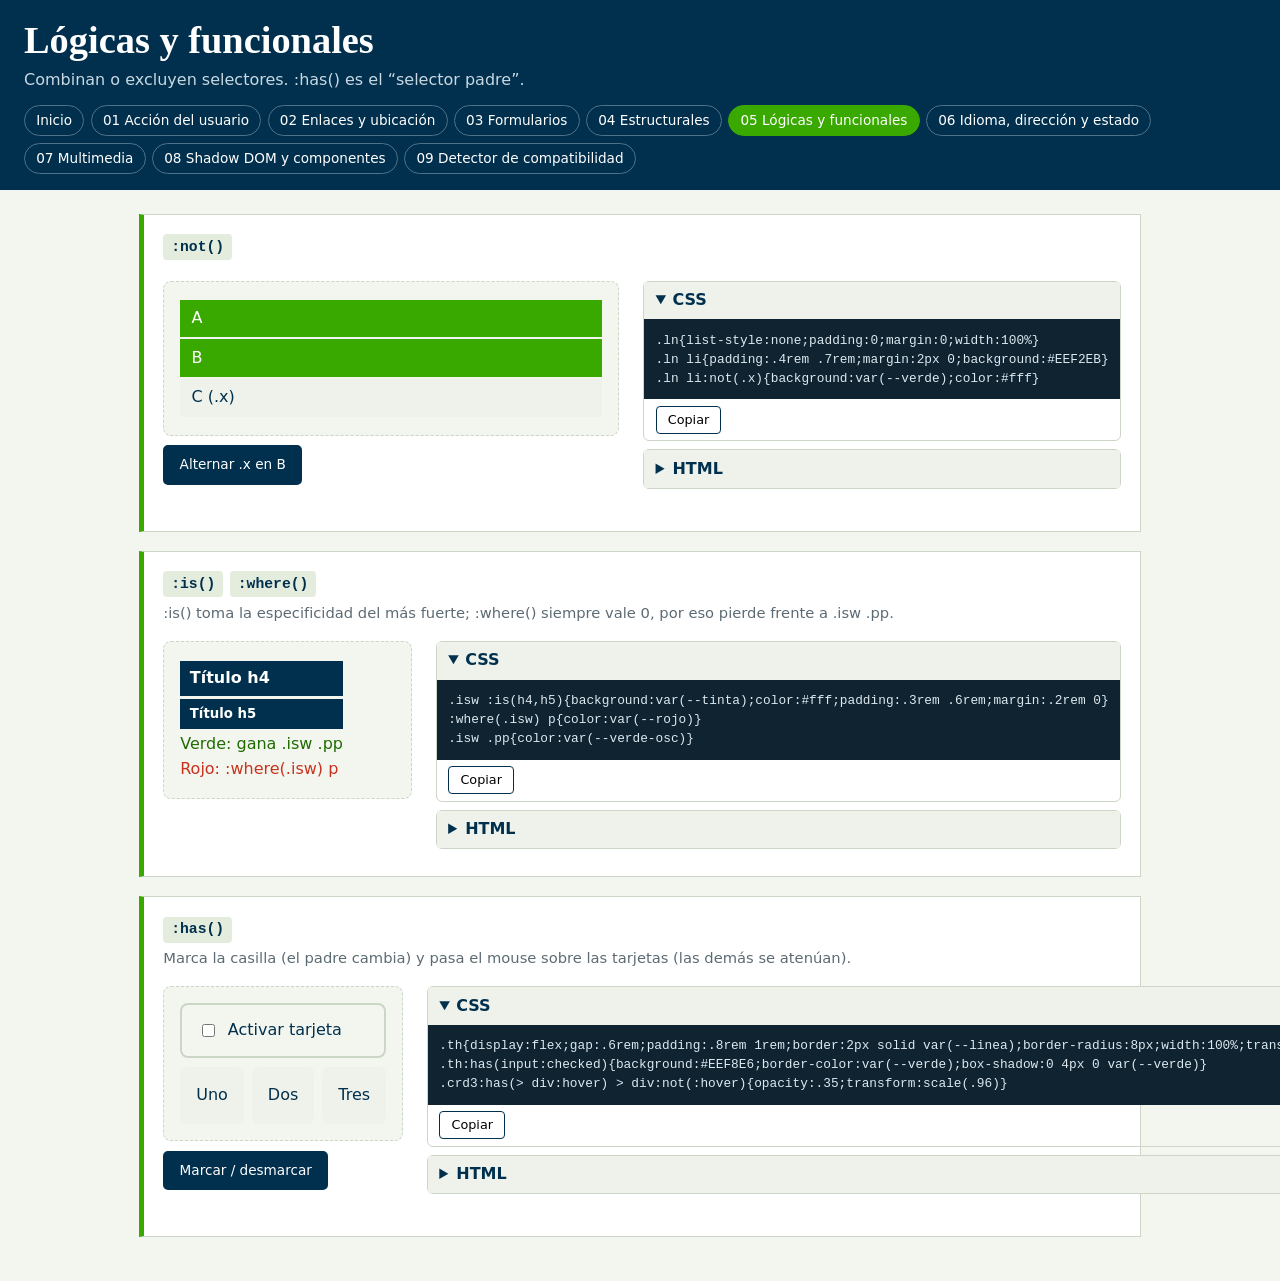
<file: 05-logicas/index.html>
<!DOCTYPE html>
<html lang="es"><head><meta charset="UTF-8"><meta name="viewport" content="width=device-width, initial-scale=1">
<title>Lógicas y funcionales · Pseudoclases CSS</title>
<link rel="stylesheet" href="../assets/base.css"><link rel="stylesheet" href="styles.css"></head>
<body><header class="top"><h1>Lógicas y funcionales</h1><p>Combinan o excluyen selectores. :has() es el “selector padre”.</p><nav aria-label="Carpetas"><a href="../index.html">Inicio</a><a href="../01-accion-usuario/index.html">01 Acción del usuario</a><a href="../02-enlaces-ubicacion/index.html">02 Enlaces y ubicación</a><a href="../03-formularios/index.html">03 Formularios</a><a href="../04-estructurales/index.html">04 Estructurales</a><a href="../05-logicas/index.html" aria-current="page">05 Lógicas y funcionales</a><a href="../06-idioma-y-estado/index.html">06 Idioma, dirección y estado</a><a href="../07-multimedia/index.html">07 Multimedia</a><a href="../08-shadow-dom/index.html">08 Shadow DOM y componentes</a><a href="../09-compatibilidad/index.html">09 Detector de compatibilidad</a></nav></header>
<main>
<article class="demo" id="not">
<header><h3><code>:not()</code></h3></header>
<div><div class="stage"><ul class="ln"><li>A</li><li>B</li><li class="x">C (.x)</li></ul></div><div class="ctl"><button type="button" data-js="d.querySelectorAll(&#x27;li&#x27;)[1].classList.toggle(&#x27;x&#x27;)">Alternar .x en B</button></div><output class="out"></output></div>
<div class="code"><details open><summary>CSS</summary><pre><code>.ln{list-style:none;padding:0;margin:0;width:100%}
.ln li{padding:.4rem .7rem;margin:2px 0;background:#EEF2EB}
.ln li:not(.x){background:var(--verde);color:#fff}</code></pre><button class="copy" type="button">Copiar</button></details>
<details><summary>HTML</summary><pre><code>&lt;ul class=&quot;ln&quot;&gt;&lt;li&gt;A&lt;/li&gt;&lt;li&gt;B&lt;/li&gt;&lt;li class=&quot;x&quot;&gt;C (.x)&lt;/li&gt;&lt;/ul&gt;</code></pre><button class="copy" type="button">Copiar</button></details></div>
</article>
<article class="demo" id="is">
<header><h3><code>:is()</code><code>:where()</code></h3><p>:is() toma la especificidad del más fuerte; :where() siempre vale 0, por eso pierde frente a .isw .pp.</p></header>
<div><div class="stage"><div class="isw"><h4>Título h4</h4><h5>Título h5</h5><p class="pp">Verde: gana .isw .pp</p><p>Rojo: :where(.isw) p</p></div></div><output class="out"></output></div>
<div class="code"><details open><summary>CSS</summary><pre><code>.isw :is(h4,h5){background:var(--tinta);color:#fff;padding:.3rem .6rem;margin:.2rem 0}
:where(.isw) p{color:var(--rojo)}
.isw .pp{color:var(--verde-osc)}</code></pre><button class="copy" type="button">Copiar</button></details>
<details><summary>HTML</summary><pre><code>&lt;div class=&quot;isw&quot;&gt;&lt;h4&gt;Título h4&lt;/h4&gt;&lt;h5&gt;Título h5&lt;/h5&gt;&lt;p class=&quot;pp&quot;&gt;Verde: gana .isw .pp&lt;/p&gt;&lt;p&gt;Rojo: :where(.isw) p&lt;/p&gt;&lt;/div&gt;</code></pre><button class="copy" type="button">Copiar</button></details></div>
</article>
<article class="demo" id="has">
<header><h3><code>:has()</code></h3><p>Marca la casilla (el padre cambia) y pasa el mouse sobre las tarjetas (las demás se atenúan).</p></header>
<div><div class="stage"><label class="th"><input type="checkbox"> Activar tarjeta</label><div class="crd3"><div>Uno</div><div>Dos</div><div>Tres</div></div></div><div class="ctl"><button type="button" data-js="d.querySelector(&#x27;.th input&#x27;).click()">Marcar / desmarcar</button></div><output class="out"></output></div>
<div class="code"><details open><summary>CSS</summary><pre><code>.th{display:flex;gap:.6rem;padding:.8rem 1rem;border:2px solid var(--linea);border-radius:8px;width:100%;transition:.2s}
.th:has(input:checked){background:#EEF8E6;border-color:var(--verde);box-shadow:0 4px 0 var(--verde)}
.crd3:has(&gt; div:hover) &gt; div:not(:hover){opacity:.35;transform:scale(.96)}</code></pre><button class="copy" type="button">Copiar</button></details>
<details><summary>HTML</summary><pre><code>&lt;label class=&quot;th&quot;&gt;&lt;input type=&quot;checkbox&quot;&gt; Activar tarjeta&lt;/label&gt;&lt;div class=&quot;crd3&quot;&gt;&lt;div&gt;Uno&lt;/div&gt;&lt;div&gt;Dos&lt;/div&gt;&lt;div&gt;Tres&lt;/div&gt;&lt;/div&gt;</code></pre><button class="copy" type="button">Copiar</button></details></div>
</article>
</main>
<script src="../assets/app.js"></script><script src="script.js"></script></body></html>
</file>
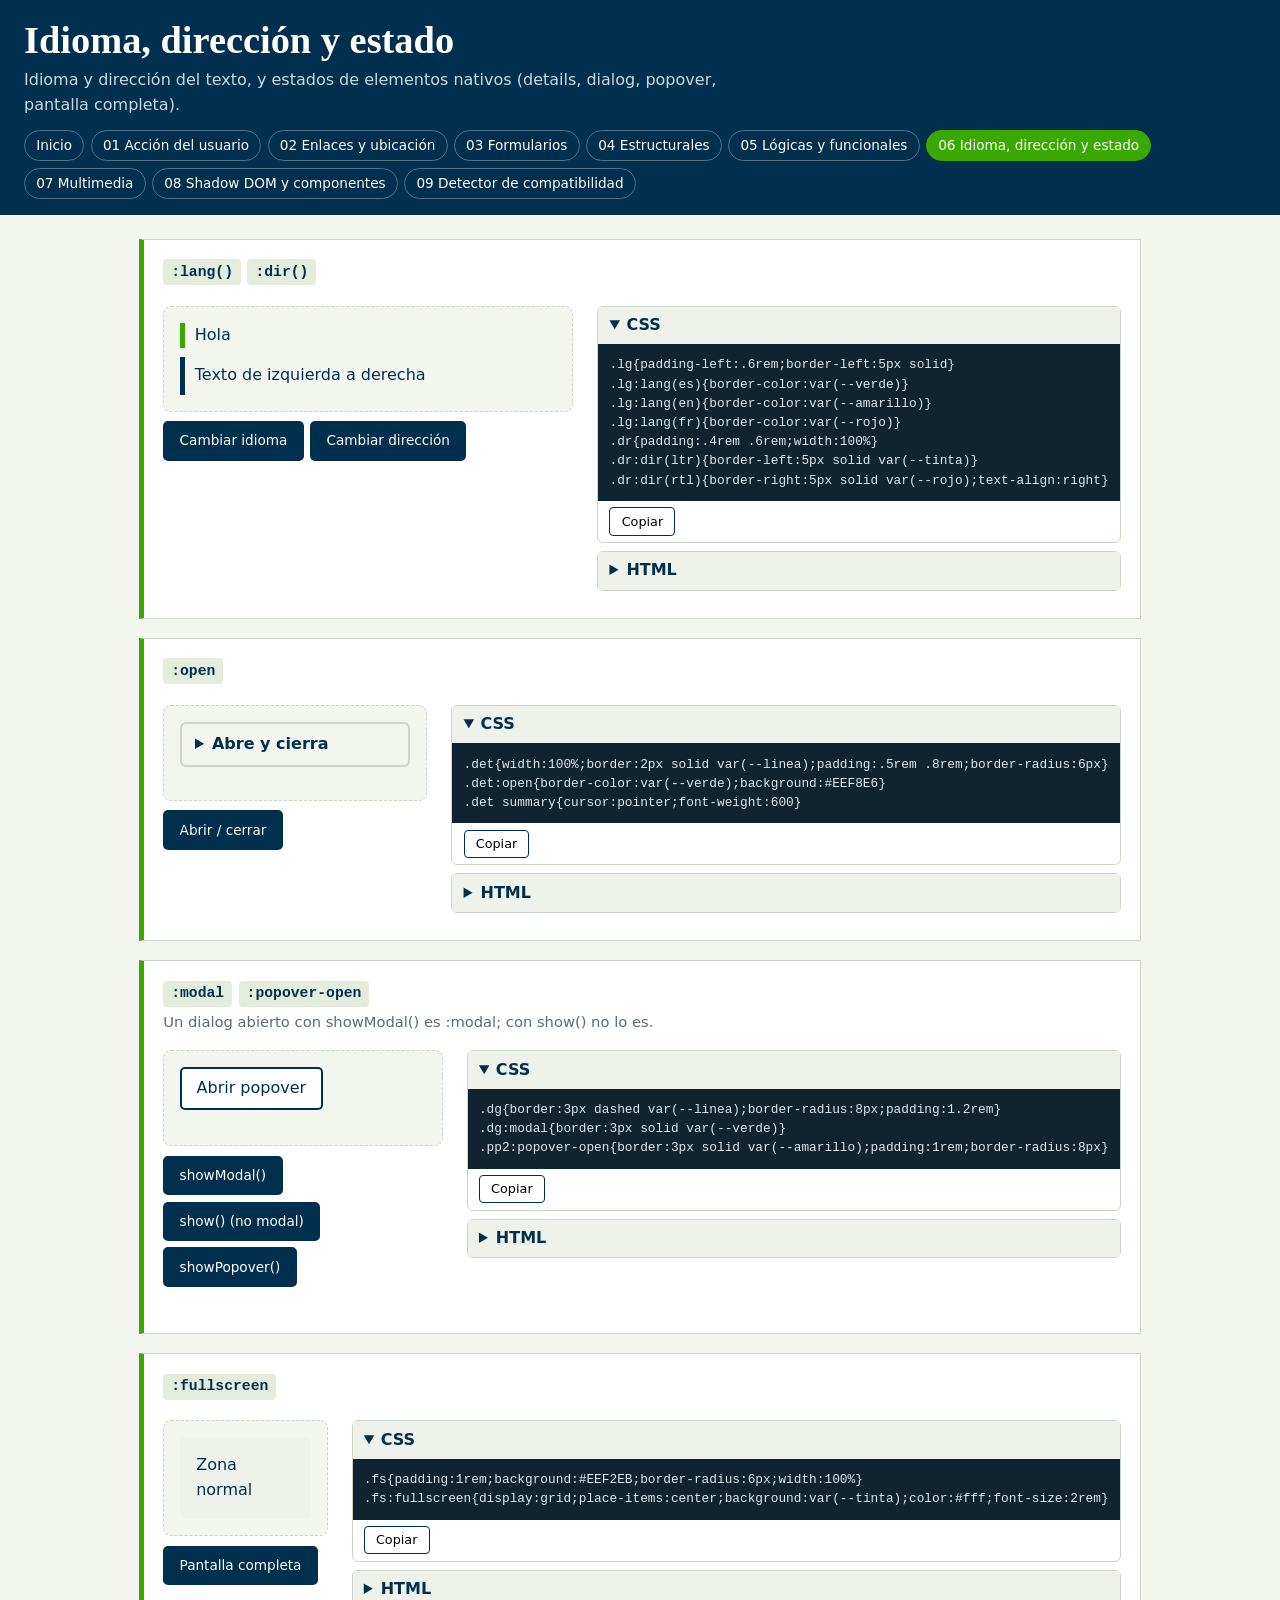
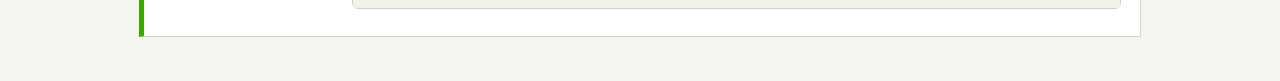
<file: 06-idioma-y-estado/index.html>
<!DOCTYPE html>
<html lang="es"><head><meta charset="UTF-8"><meta name="viewport" content="width=device-width, initial-scale=1">
<title>Idioma, dirección y estado · Pseudoclases CSS</title>
<link rel="stylesheet" href="../assets/base.css"><link rel="stylesheet" href="styles.css"></head>
<body><header class="top"><h1>Idioma, dirección y estado</h1><p>Idioma y dirección del texto, y estados de elementos nativos (details, dialog, popover, pantalla completa).</p><nav aria-label="Carpetas"><a href="../index.html">Inicio</a><a href="../01-accion-usuario/index.html">01 Acción del usuario</a><a href="../02-enlaces-ubicacion/index.html">02 Enlaces y ubicación</a><a href="../03-formularios/index.html">03 Formularios</a><a href="../04-estructurales/index.html">04 Estructurales</a><a href="../05-logicas/index.html">05 Lógicas y funcionales</a><a href="../06-idioma-y-estado/index.html" aria-current="page">06 Idioma, dirección y estado</a><a href="../07-multimedia/index.html">07 Multimedia</a><a href="../08-shadow-dom/index.html">08 Shadow DOM y componentes</a><a href="../09-compatibilidad/index.html">09 Detector de compatibilidad</a></nav></header>
<main>
<article class="demo" id="lang">
<header><h3><code>:lang()</code><code>:dir()</code></h3></header>
<div><div class="stage"><p class="lg" lang="es">Hola</p><p class="dr" dir="ltr">Texto de izquierda a derecha</p></div><div class="ctl"><button type="button" data-js="const p=d.querySelector(&#x27;.lg&#x27;),o=[&#x27;es&#x27;,&#x27;en&#x27;,&#x27;fr&#x27;],t={es:&#x27;Hola&#x27;,en:&#x27;Hello&#x27;,fr:&#x27;Bonjour&#x27;};p.lang=o[(o.indexOf(p.lang)+1)%3];p.textContent=t[p.lang];return &#x27;lang=&#x27;+p.lang">Cambiar idioma</button><button type="button" data-js="const p=d.querySelector(&#x27;.dr&#x27;);p.dir=p.dir==&#x27;rtl&#x27;?&#x27;ltr&#x27;:&#x27;rtl&#x27;;return &#x27;dir=&#x27;+p.dir">Cambiar dirección</button></div><output class="out"></output></div>
<div class="code"><details open><summary>CSS</summary><pre><code>.lg{padding-left:.6rem;border-left:5px solid}
.lg:lang(es){border-color:var(--verde)}
.lg:lang(en){border-color:var(--amarillo)}
.lg:lang(fr){border-color:var(--rojo)}
.dr{padding:.4rem .6rem;width:100%}
.dr:dir(ltr){border-left:5px solid var(--tinta)}
.dr:dir(rtl){border-right:5px solid var(--rojo);text-align:right}</code></pre><button class="copy" type="button">Copiar</button></details>
<details><summary>HTML</summary><pre><code>&lt;p class=&quot;lg&quot; lang=&quot;es&quot;&gt;Hola&lt;/p&gt;&lt;p class=&quot;dr&quot; dir=&quot;ltr&quot;&gt;Texto de izquierda a derecha&lt;/p&gt;</code></pre><button class="copy" type="button">Copiar</button></details></div>
</article>
<article class="demo" id="open">
<header><h3><code>:open</code></h3></header>
<div><div class="stage"><details class="det"><summary>Abre y cierra</summary><p>Visible solo cuando está abierto.</p></details></div><div class="ctl"><button type="button" data-js="d.querySelector(&#x27;details&#x27;).toggleAttribute(&#x27;open&#x27;)">Abrir / cerrar</button></div><output class="out"></output></div>
<div class="code"><details open><summary>CSS</summary><pre><code>.det{width:100%;border:2px solid var(--linea);padding:.5rem .8rem;border-radius:6px}
.det:open{border-color:var(--verde);background:#EEF8E6}
.det summary{cursor:pointer;font-weight:600}</code></pre><button class="copy" type="button">Copiar</button></details>
<details><summary>HTML</summary><pre><code>&lt;details class=&quot;det&quot;&gt;&lt;summary&gt;Abre y cierra&lt;/summary&gt;&lt;p&gt;Visible solo cuando está abierto.&lt;/p&gt;&lt;/details&gt;</code></pre><button class="copy" type="button">Copiar</button></details></div>
</article>
<article class="demo" id="modal">
<header><h3><code>:modal</code><code>:popover-open</code></h3><p>Un dialog abierto con showModal() es :modal; con show() no lo es.</p></header>
<div><div class="stage"><dialog class="dg"><p>Soy un diálogo.</p><form method="dialog"><button>Cerrar</button></form></dialog><div popover class="pp2">Soy un popover</div><button popovertarget="pp2x">Abrir popover</button></div><div class="ctl"><button type="button" data-js="d.querySelector(&#x27;dialog&#x27;).showModal()">showModal()</button><button type="button" data-js="d.querySelector(&#x27;dialog&#x27;).show()">show() (no modal)</button><button type="button" data-js="d.querySelector(&#x27;.pp2&#x27;).showPopover()">showPopover()</button></div><output class="out"></output></div>
<div class="code"><details open><summary>CSS</summary><pre><code>.dg{border:3px dashed var(--linea);border-radius:8px;padding:1.2rem}
.dg:modal{border:3px solid var(--verde)}
.pp2:popover-open{border:3px solid var(--amarillo);padding:1rem;border-radius:8px}</code></pre><button class="copy" type="button">Copiar</button></details>
<details><summary>HTML</summary><pre><code>&lt;dialog class=&quot;dg&quot;&gt;&lt;p&gt;Soy un diálogo.&lt;/p&gt;&lt;form method=&quot;dialog&quot;&gt;&lt;button&gt;Cerrar&lt;/button&gt;&lt;/form&gt;&lt;/dialog&gt;&lt;div popover class=&quot;pp2&quot;&gt;Soy un popover&lt;/div&gt;&lt;button popovertarget=&quot;pp2x&quot;&gt;Abrir popover&lt;/button&gt;</code></pre><button class="copy" type="button">Copiar</button></details></div>
</article>
<article class="demo" id="pantalla">
<header><h3><code>:fullscreen</code></h3></header>
<div><div class="stage"><div class="fs">Zona normal</div></div><div class="ctl"><button type="button" data-js="d.querySelector(&#x27;.fs&#x27;).requestFullscreen()">Pantalla completa</button></div><output class="out"></output></div>
<div class="code"><details open><summary>CSS</summary><pre><code>.fs{padding:1rem;background:#EEF2EB;border-radius:6px;width:100%}
.fs:fullscreen{display:grid;place-items:center;background:var(--tinta);color:#fff;font-size:2rem}</code></pre><button class="copy" type="button">Copiar</button></details>
<details><summary>HTML</summary><pre><code>&lt;div class=&quot;fs&quot;&gt;Zona normal&lt;/div&gt;</code></pre><button class="copy" type="button">Copiar</button></details></div>
</article>
</main>
<script src="../assets/app.js"></script><script src="script.js"></script></body></html>
</file>
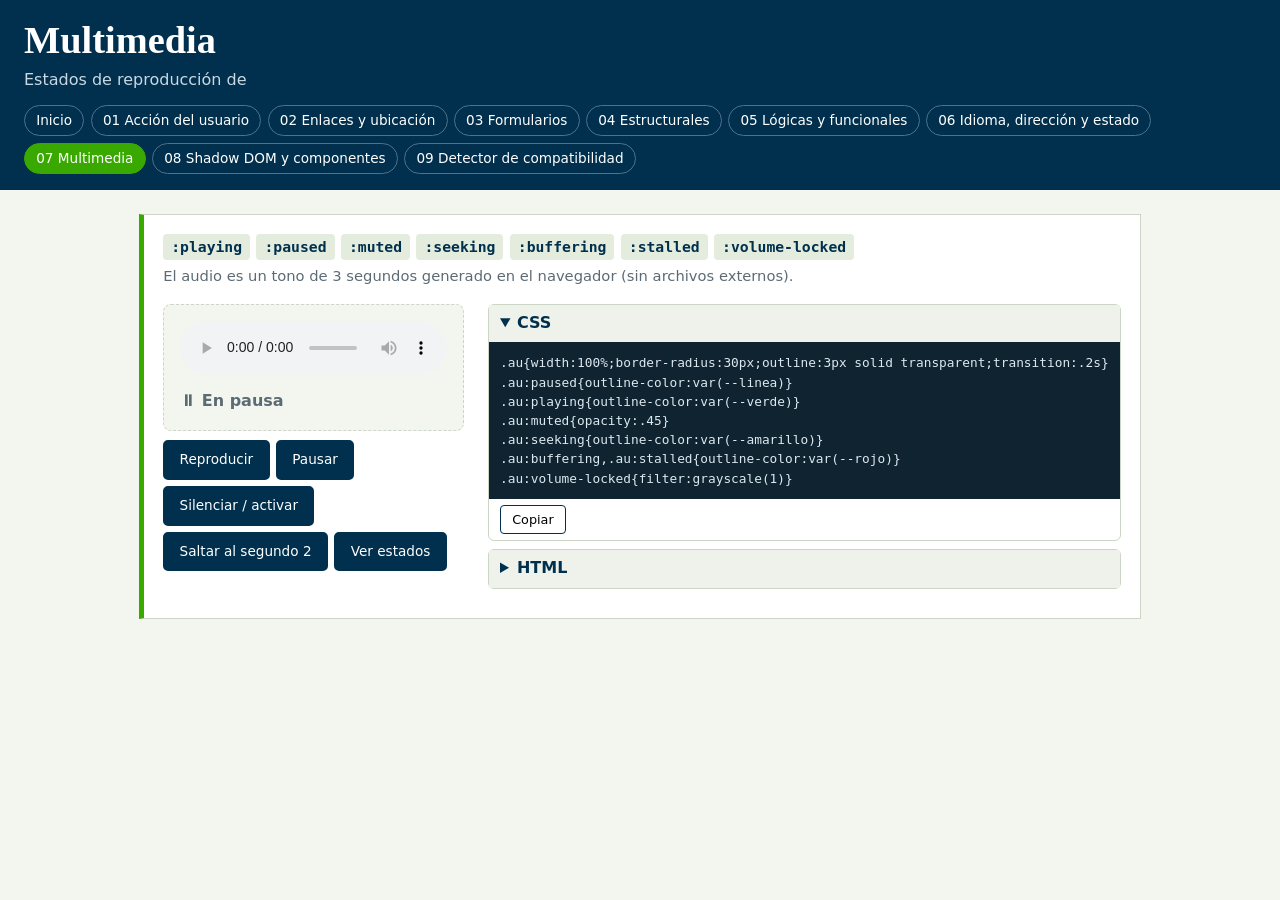
<file: 07-multimedia/index.html>
<!DOCTYPE html>
<html lang="es"><head><meta charset="UTF-8"><meta name="viewport" content="width=device-width, initial-scale=1">
<title>Multimedia · Pseudoclases CSS</title>
<link rel="stylesheet" href="../assets/base.css"><link rel="stylesheet" href="styles.css"></head>
<body><header class="top"><h1>Multimedia</h1><p>Estados de reproducción de <audio> y <video>. Requiere un Chrome o Edge reciente.</p><nav aria-label="Carpetas"><a href="../index.html">Inicio</a><a href="../01-accion-usuario/index.html">01 Acción del usuario</a><a href="../02-enlaces-ubicacion/index.html">02 Enlaces y ubicación</a><a href="../03-formularios/index.html">03 Formularios</a><a href="../04-estructurales/index.html">04 Estructurales</a><a href="../05-logicas/index.html">05 Lógicas y funcionales</a><a href="../06-idioma-y-estado/index.html">06 Idioma, dirección y estado</a><a href="../07-multimedia/index.html" aria-current="page">07 Multimedia</a><a href="../08-shadow-dom/index.html">08 Shadow DOM y componentes</a><a href="../09-compatibilidad/index.html">09 Detector de compatibilidad</a></nav></header>
<main>
<article class="demo" id="audio">
<header><h3><code>:playing</code><code>:paused</code><code>:muted</code><code>:seeking</code><code>:buffering</code><code>:stalled</code><code>:volume-locked</code></h3><p>El audio es un tono de 3 segundos generado en el navegador (sin archivos externos).</p></header>
<div><div class="stage"><div class="aw"><audio class="au" controls></audio></div></div><div class="ctl"><button type="button" data-js="d.querySelector(&#x27;audio&#x27;).play()">Reproducir</button><button type="button" data-js="d.querySelector(&#x27;audio&#x27;).pause()">Pausar</button><button type="button" data-js="const a=d.querySelector(&#x27;audio&#x27;);a.muted=!a.muted">Silenciar / activar</button><button type="button" data-js="d.querySelector(&#x27;audio&#x27;).currentTime=2">Saltar al segundo 2</button><button type="button" data-js="const a=d.querySelector(&#x27;audio&#x27;);return [&#x27;playing&#x27;,&#x27;paused&#x27;,&#x27;muted&#x27;,&#x27;seeking&#x27;,&#x27;buffering&#x27;,&#x27;stalled&#x27;,&#x27;volume-locked&#x27;].map(s=&gt;{try{return s+&#x27;: &#x27;+a.matches(&#x27;:&#x27;+s)}catch(e){return s+&#x27;: no soportada&#x27;}}).join(&#x27;  |  &#x27;)">Ver estados</button></div><output class="out"></output></div>
<div class="code"><details open><summary>CSS</summary><pre><code>.au{width:100%;border-radius:30px;outline:3px solid transparent;transition:.2s}
.au:paused{outline-color:var(--linea)}
.au:playing{outline-color:var(--verde)}
.au:muted{opacity:.45}
.au:seeking{outline-color:var(--amarillo)}
.au:buffering,.au:stalled{outline-color:var(--rojo)}
.au:volume-locked{filter:grayscale(1)}</code></pre><button class="copy" type="button">Copiar</button></details>
<details><summary>HTML</summary><pre><code>&lt;div class=&quot;aw&quot;&gt;&lt;audio class=&quot;au&quot; controls&gt;&lt;/audio&gt;&lt;/div&gt;</code></pre><button class="copy" type="button">Copiar</button></details></div>
</article>
</main>
<script src="../assets/app.js"></script><script src="script.js"></script></body></html>
</file>
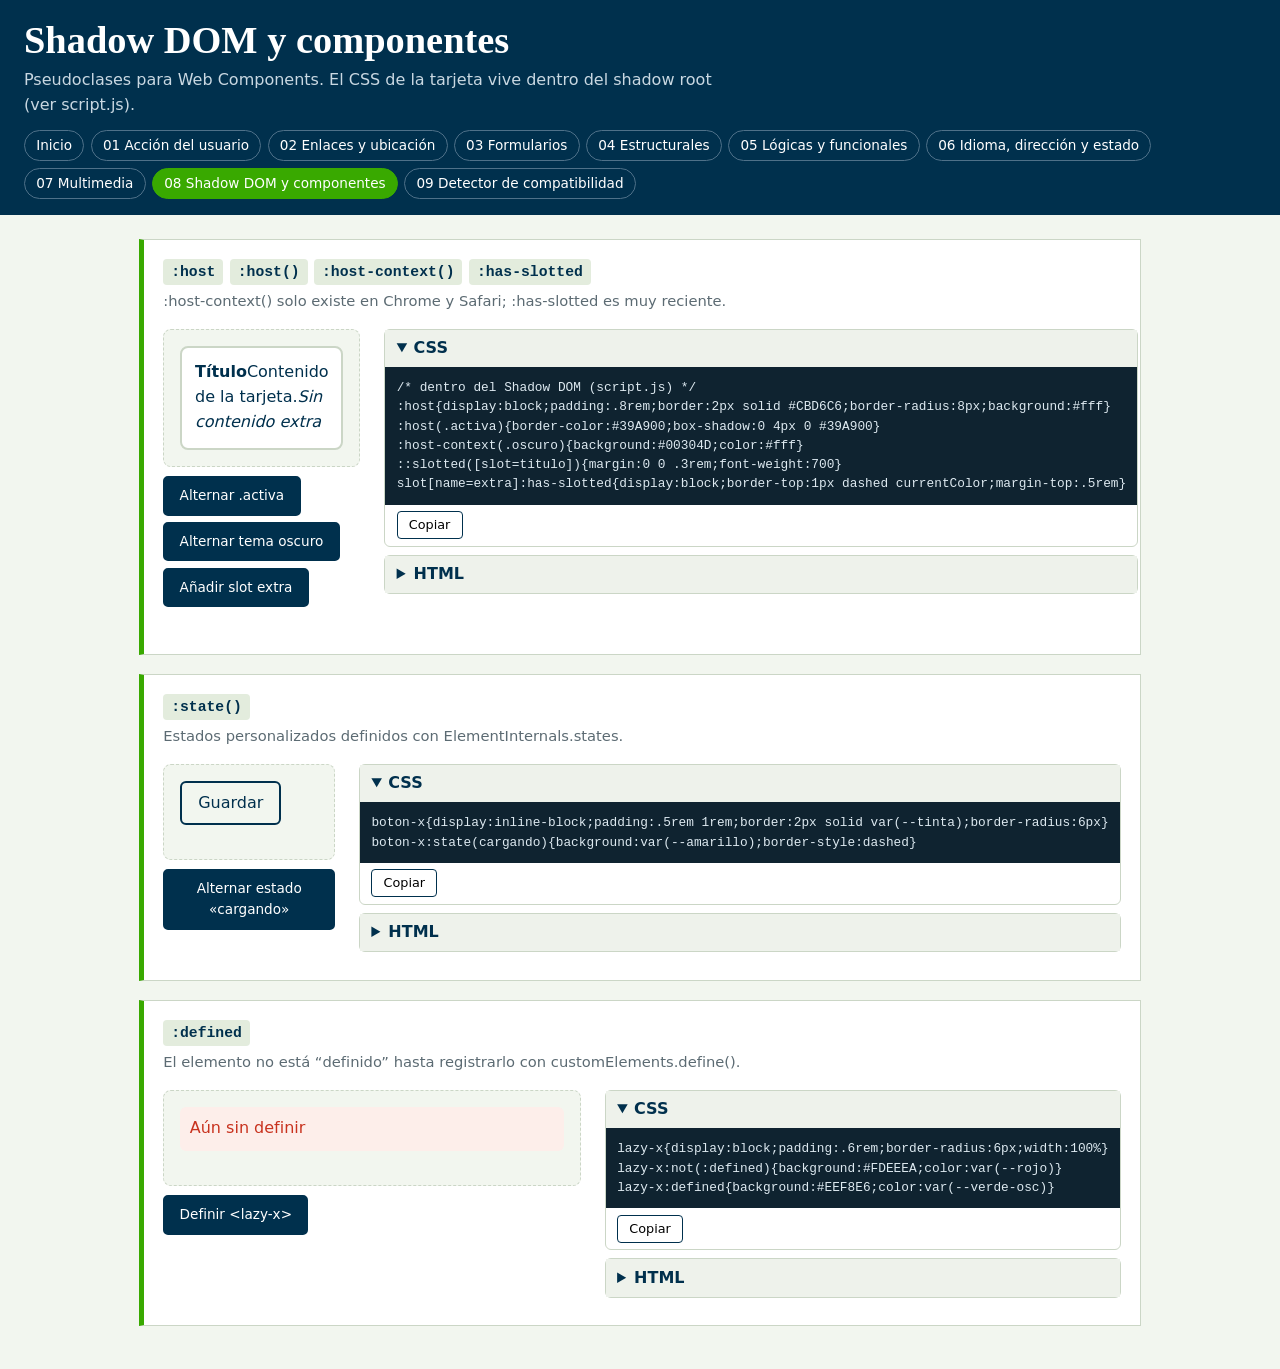
<file: 08-shadow-dom/index.html>
<!DOCTYPE html>
<html lang="es"><head><meta charset="UTF-8"><meta name="viewport" content="width=device-width, initial-scale=1">
<title>Shadow DOM y componentes · Pseudoclases CSS</title>
<link rel="stylesheet" href="../assets/base.css"><link rel="stylesheet" href="styles.css"></head>
<body><header class="top"><h1>Shadow DOM y componentes</h1><p>Pseudoclases para Web Components. El CSS de la tarjeta vive dentro del shadow root (ver script.js).</p><nav aria-label="Carpetas"><a href="../index.html">Inicio</a><a href="../01-accion-usuario/index.html">01 Acción del usuario</a><a href="../02-enlaces-ubicacion/index.html">02 Enlaces y ubicación</a><a href="../03-formularios/index.html">03 Formularios</a><a href="../04-estructurales/index.html">04 Estructurales</a><a href="../05-logicas/index.html">05 Lógicas y funcionales</a><a href="../06-idioma-y-estado/index.html">06 Idioma, dirección y estado</a><a href="../07-multimedia/index.html">07 Multimedia</a><a href="../08-shadow-dom/index.html" aria-current="page">08 Shadow DOM y componentes</a><a href="../09-compatibilidad/index.html">09 Detector de compatibilidad</a></nav></header>
<main>
<article class="demo" id="host">
<header><h3><code>:host</code><code>:host()</code><code>:host-context()</code><code>:has-slotted</code></h3><p>:host-context() solo existe en Chrome y Safari; :has-slotted es muy reciente.</p></header>
<div><div class="stage"><tarjeta-x><span slot="titulo">Título</span>Contenido de la tarjeta.</tarjeta-x></div><div class="ctl"><button type="button" data-js="d.querySelector(&#x27;tarjeta-x&#x27;).classList.toggle(&#x27;activa&#x27;)">Alternar .activa</button><button type="button" data-js="d.classList.toggle(&#x27;oscuro&#x27;)">Alternar tema oscuro</button><button type="button" data-js="const t=d.querySelector(&#x27;tarjeta-x&#x27;);if(!t.querySelector(&#x27;[slot=extra]&#x27;)){const s=document.createElement(&#x27;small&#x27;);s.slot=&#x27;extra&#x27;;s.textContent=&#x27;Contenido extra&#x27;;t.append(s)}">Añadir slot extra</button></div><output class="out"></output></div>
<div class="code"><details open><summary>CSS</summary><pre><code>/* dentro del Shadow DOM (script.js) */
:host{display:block;padding:.8rem;border:2px solid #CBD6C6;border-radius:8px;background:#fff}
:host(.activa){border-color:#39A900;box-shadow:0 4px 0 #39A900}
:host-context(.oscuro){background:#00304D;color:#fff}
::slotted([slot=titulo]){margin:0 0 .3rem;font-weight:700}
slot[name=extra]:has-slotted{display:block;border-top:1px dashed currentColor;margin-top:.5rem}</code></pre><button class="copy" type="button">Copiar</button></details>
<details><summary>HTML</summary><pre><code>&lt;tarjeta-x&gt;&lt;span slot=&quot;titulo&quot;&gt;Título&lt;/span&gt;Contenido de la tarjeta.&lt;/tarjeta-x&gt;</code></pre><button class="copy" type="button">Copiar</button></details></div>
</article>
<article class="demo" id="state">
<header><h3><code>:state()</code></h3><p>Estados personalizados definidos con ElementInternals.states.</p></header>
<div><div class="stage"><boton-x>Guardar</boton-x></div><div class="ctl"><button type="button" data-js="const s=d.querySelector(&#x27;boton-x&#x27;)._i.states;s.has(&#x27;cargando&#x27;)?s.delete(&#x27;cargando&#x27;):s.add(&#x27;cargando&#x27;);return &#x27;cargando = &#x27;+s.has(&#x27;cargando&#x27;)">Alternar estado «cargando»</button></div><output class="out"></output></div>
<div class="code"><details open><summary>CSS</summary><pre><code>boton-x{display:inline-block;padding:.5rem 1rem;border:2px solid var(--tinta);border-radius:6px}
boton-x:state(cargando){background:var(--amarillo);border-style:dashed}</code></pre><button class="copy" type="button">Copiar</button></details>
<details><summary>HTML</summary><pre><code>&lt;boton-x&gt;Guardar&lt;/boton-x&gt;</code></pre><button class="copy" type="button">Copiar</button></details></div>
</article>
<article class="demo" id="defined">
<header><h3><code>:defined</code></h3><p>El elemento no está “definido” hasta registrarlo con customElements.define().</p></header>
<div><div class="stage"><lazy-x>Aún sin definir</lazy-x></div><div class="ctl"><button type="button" data-js="if(!customElements.get(&#x27;lazy-x&#x27;))customElements.define(&#x27;lazy-x&#x27;,class extends HTMLElement{connectedCallback(){this.textContent=&#x27;¡Ya estoy definido!&#x27;}})">Definir &lt;lazy-x&gt;</button></div><output class="out"></output></div>
<div class="code"><details open><summary>CSS</summary><pre><code>lazy-x{display:block;padding:.6rem;border-radius:6px;width:100%}
lazy-x:not(:defined){background:#FDEEEA;color:var(--rojo)}
lazy-x:defined{background:#EEF8E6;color:var(--verde-osc)}</code></pre><button class="copy" type="button">Copiar</button></details>
<details><summary>HTML</summary><pre><code>&lt;lazy-x&gt;Aún sin definir&lt;/lazy-x&gt;</code></pre><button class="copy" type="button">Copiar</button></details></div>
</article>
</main>
<script src="../assets/app.js"></script><script src="script.js"></script></body></html>
</file>
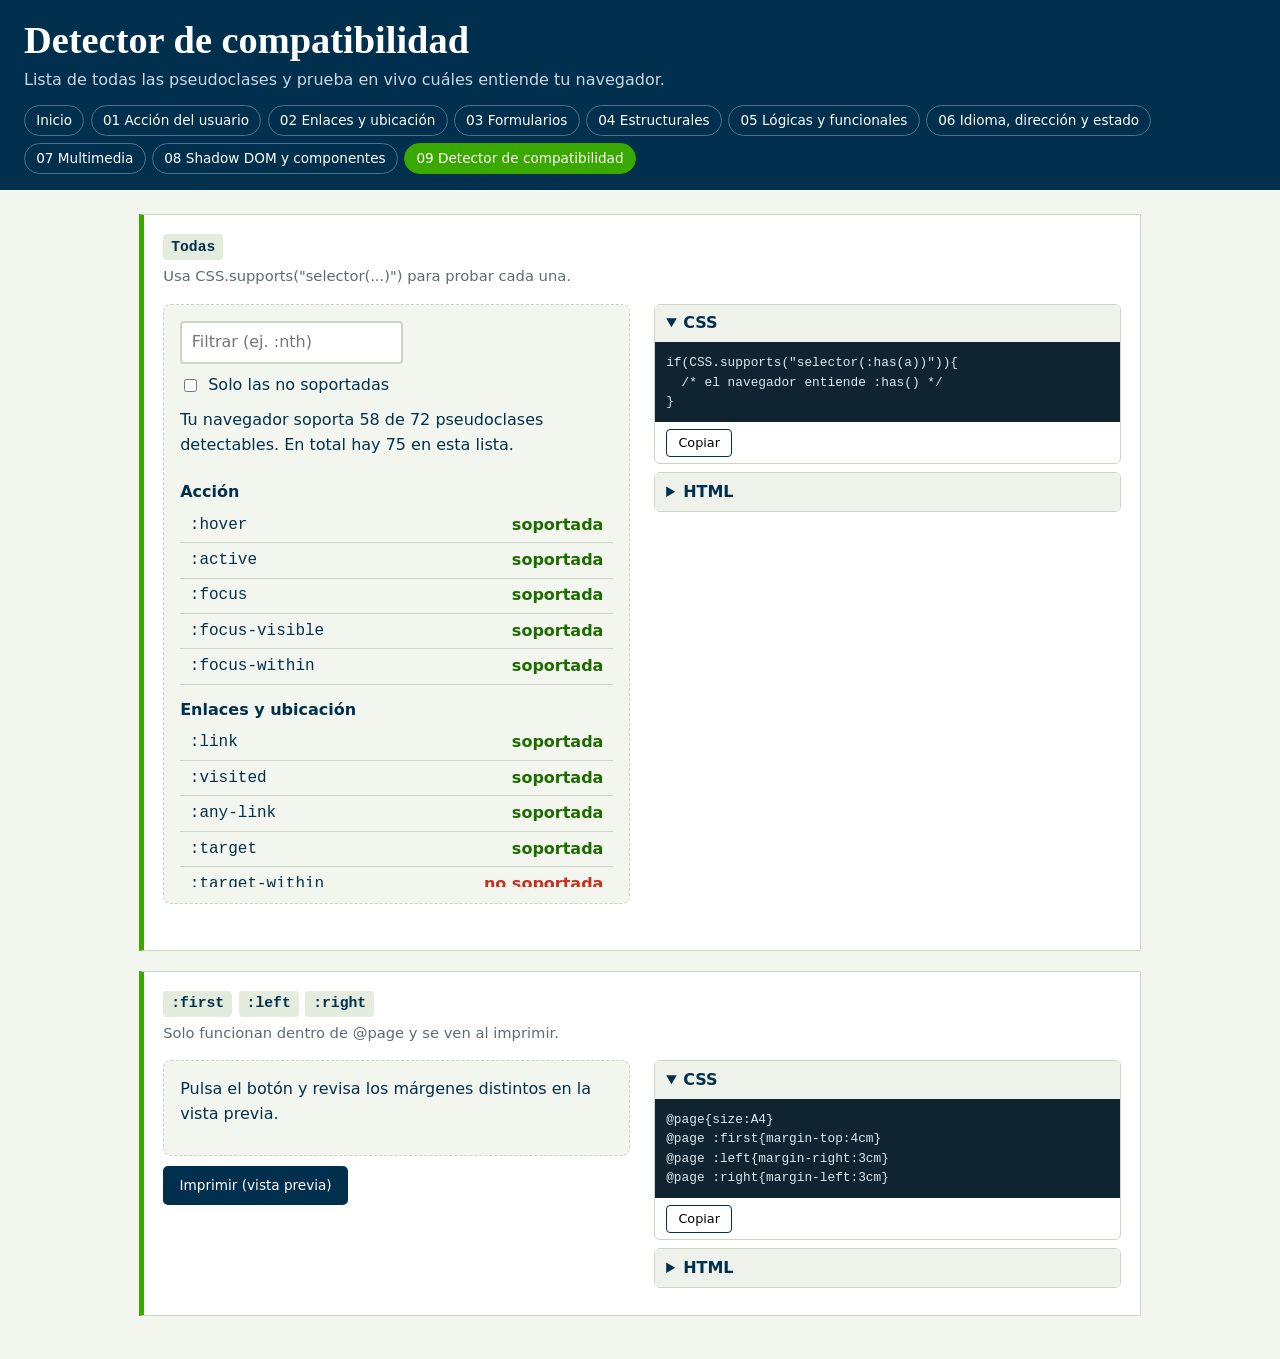
<file: 09-compatibilidad/index.html>
<!DOCTYPE html>
<html lang="es"><head><meta charset="UTF-8"><meta name="viewport" content="width=device-width, initial-scale=1">
<title>Detector de compatibilidad · Pseudoclases CSS</title>
<link rel="stylesheet" href="../assets/base.css"><link rel="stylesheet" href="styles.css"></head>
<body><header class="top"><h1>Detector de compatibilidad</h1><p>Lista de todas las pseudoclases y prueba en vivo cuáles entiende tu navegador.</p><nav aria-label="Carpetas"><a href="../index.html">Inicio</a><a href="../01-accion-usuario/index.html">01 Acción del usuario</a><a href="../02-enlaces-ubicacion/index.html">02 Enlaces y ubicación</a><a href="../03-formularios/index.html">03 Formularios</a><a href="../04-estructurales/index.html">04 Estructurales</a><a href="../05-logicas/index.html">05 Lógicas y funcionales</a><a href="../06-idioma-y-estado/index.html">06 Idioma, dirección y estado</a><a href="../07-multimedia/index.html">07 Multimedia</a><a href="../08-shadow-dom/index.html">08 Shadow DOM y componentes</a><a href="../09-compatibilidad/index.html" aria-current="page">09 Detector de compatibilidad</a></nav></header>
<main>
<article class="demo" id="detector">
<header><h3><code>Todas</code></h3><p>Usa CSS.supports(&quot;selector(...)&quot;) para probar cada una.</p></header>
<div><div class="stage"><input id="flt" placeholder="Filtrar (ej. :nth)"><label class="ck"><input type="checkbox" id="solo"> Solo las no soportadas</label><p id="resumen"></p><div id="lista"></div></div><output class="out"></output></div>
<div class="code"><details open><summary>CSS</summary><pre><code>if(CSS.supports(&quot;selector(:has(a))&quot;)){
  /* el navegador entiende :has() */
}</code></pre><button class="copy" type="button">Copiar</button></details>
<details><summary>HTML</summary><pre><code>&lt;input id=&quot;flt&quot; placeholder=&quot;Filtrar (ej. :nth)&quot;&gt;&lt;label class=&quot;ck&quot;&gt;&lt;input type=&quot;checkbox&quot; id=&quot;solo&quot;&gt; Solo las no soportadas&lt;/label&gt;&lt;p id=&quot;resumen&quot;&gt;&lt;/p&gt;&lt;div id=&quot;lista&quot;&gt;&lt;/div&gt;</code></pre><button class="copy" type="button">Copiar</button></details></div>
</article>
<article class="demo" id="pagina">
<header><h3><code>:first</code><code>:left</code><code>:right</code></h3><p>Solo funcionan dentro de @page y se ven al imprimir.</p></header>
<div><div class="stage"><p>Pulsa el botón y revisa los márgenes distintos en la vista previa.</p></div><div class="ctl"><button type="button" data-js="window.print()">Imprimir (vista previa)</button></div><output class="out"></output></div>
<div class="code"><details open><summary>CSS</summary><pre><code>@page{size:A4}
@page :first{margin-top:4cm}
@page :left{margin-right:3cm}
@page :right{margin-left:3cm}</code></pre><button class="copy" type="button">Copiar</button></details>
<details><summary>HTML</summary><pre><code>&lt;p&gt;Pulsa el botón y revisa los márgenes distintos en la vista previa.&lt;/p&gt;</code></pre><button class="copy" type="button">Copiar</button></details></div>
</article>
</main>
<script src="../assets/app.js"></script><script src="script.js"></script></body></html>
</file>
<file: assets/base.css>
@charset "UTF-8";
:root{--verde:#39A900;--verde-osc:#1F6B00;--tinta:#00304D;--papel:#F2F6EF;--amarillo:#FDC300;--rojo:#C8321E;--gris:#5C6B73;--linea:#CBD6C6;--acento:#39A900}
*{box-sizing:border-box}
body{margin:0;background:var(--papel);color:var(--tinta);font:16px/1.55 "Segoe UI",system-ui,sans-serif}
code{font-family:Consolas,monospace}
.top{background:var(--tinta);color:#fff;padding:1.2rem 1.5rem 1rem}
.top h1{margin:0;font:700 clamp(1.6rem,4vw,2.4rem)/1.1 Georgia,serif}
.top p{margin:.4rem 0 .8rem;color:#C9D8E2;max-width:70ch}
.top nav{display:flex;flex-wrap:wrap;gap:.4rem}
.top nav a{color:#fff;font-size:.85rem;padding:.25rem .7rem;border:1px solid #4F7189;border-radius:99px;text-decoration:none}
.top nav a:hover,.top nav a[aria-current]{background:var(--verde);border-color:var(--verde)}
.top nav a:focus-visible{outline:3px solid var(--amarillo);outline-offset:2px}
main{max-width:1050px;margin:0 auto;padding:1.5rem}
.demo{display:grid;grid-template-columns:1fr 1fr;gap:1rem 1.5rem;background:#fff;border:1px solid var(--linea);border-left:5px solid var(--verde);padding:1.2rem;margin-bottom:1.2rem}
.demo>header{grid-column:1/-1}
.demo h3{margin:0 0 .3rem;display:flex;flex-wrap:wrap;gap:.4rem;font-size:1rem}
.demo h3 code{background:#E3ECDD;padding:.1rem .5rem;border-radius:4px;font-size:.92rem}
.demo header p{margin:0;color:var(--gris);font-size:.92rem}
.stage{display:flex;flex-wrap:wrap;gap:.6rem;align-items:flex-start;align-content:flex-start;padding:1rem;background:var(--papel);border:1px dashed var(--linea);border-radius:8px;min-height:6rem}
.stage input:not([type=checkbox]):not([type=radio]){padding:.45rem .6rem;border:2px solid var(--linea);border-radius:4px;font:inherit;max-width:100%}
.stage button,.ctl button{font:inherit;padding:.45rem .9rem;border:2px solid var(--tinta);background:#fff;color:var(--tinta);border-radius:5px;cursor:pointer}
.stage p,.stage ul{margin:0}
.ck{display:flex;gap:.5rem;align-items:center}
.ctl{display:flex;flex-wrap:wrap;gap:.4rem;margin-top:.6rem}
.ctl button{font-size:.85rem;background:var(--tinta);color:#fff}
.ctl button:hover{background:var(--verde);border-color:var(--verde)}
.out{display:block;margin-top:.5rem;font:.85rem Consolas,monospace;color:var(--verde-osc);min-height:1.2rem}
.code details{border:1px solid var(--linea);border-radius:6px;margin-bottom:.5rem}
.code summary{cursor:pointer;padding:.4rem .7rem;font-weight:600;background:#EEF2EB}
.code pre{margin:0;padding:.7rem;background:#0F2330;color:#DDE9F0;overflow:auto;font-size:.8rem;line-height:1.5;max-height:300px}
.copy{margin:.4rem .7rem;font:inherit;font-size:.8rem;padding:.2rem .7rem;border:1px solid var(--tinta);background:#fff;border-radius:4px;cursor:pointer}
@media(max-width:800px){.demo{grid-template-columns:1fr}}
@media(prefers-reduced-motion:reduce){*{transition:none!important}}
</file>
<file: 01-accion-usuario/styles.css>
/* Estilos de Acción del usuario (el mismo CSS que ves en cada demo) */

.b1{padding:.6rem 1.2rem;border:2px solid var(--tinta);background:#fff;border-radius:6px;transition:.15s}
.b1:hover{background:var(--verde);color:#fff;border-color:var(--verde)}
.b1:active{transform:scale(.92);background:var(--verde-osc)}

.fg{display:flex;gap:.5rem;flex-wrap:wrap;padding:.8rem;border:2px dashed var(--linea);border-radius:8px}
.fg:focus-within{border-color:var(--verde);background:#EEF8E6}
.fi:focus{outline:none;border-color:var(--amarillo);box-shadow:0 0 0 3px #FDC30066}
.fb:focus-visible{outline:3px solid var(--tinta);outline-offset:3px}
</file>
<file: 02-enlaces-ubicacion/styles.css>
/* Estilos de Enlaces y ubicación (el mismo CSS que ves en cada demo) */
.cj{padding:.6rem;background:#eee;border-radius:6px;width:100%}
.lk:link{color:var(--verde-osc);font-weight:600}
.lk:visited{color:#7B3FA0}
.lk:any-link{text-decoration-thickness:2px;text-underline-offset:4px}
.lk:not(:any-link){color:var(--gris)}

.cj:target{background:var(--amarillo);font-weight:700;box-shadow:0 0 0 4px #FDC30066}

.tw{padding:.7rem;border:2px solid var(--linea);border-radius:8px;width:100%}
.tw:has(:target){border-color:var(--verde);background:#EEF8E6}
@supports selector(:target-within){.tw:target-within{border-width:4px}}

@scope (.sc){
  :scope{border:2px solid var(--verde);padding:.6rem;width:100%}
  p{margin:.2rem 0}
}
</file>
<file: 03-formularios/styles.css>
/* Estilos de Formularios (el mismo CSS que ves en cada demo) */

.fe:enabled{border-color:var(--verde)}
.fe:disabled,.fbtn:disabled{background:#E5E8E3;border-style:dashed;cursor:not-allowed;color:#8A948F}

.ck input{accent-color:var(--verde)}
.ck:has(input:checked){font-weight:700;color:var(--verde-osc)}
.ind:indeterminate{outline:3px solid var(--amarillo);outline-offset:2px}

.fr:required{border-left:6px solid var(--rojo)}
.fr:optional{border-left:6px solid var(--linea)}
.fr:placeholder-shown{background:#FFFBEA}

.fv:valid{border-color:var(--verde);background:#EEF8E6}
.fv:invalid{border-color:var(--rojo);background:#FDEEEA}
.fu:user-invalid{border-color:var(--rojo);background:#FDEEEA}
.fu:user-valid{border-color:var(--verde);background:#EEF8E6}

.fn:in-range{border-color:var(--verde)}
.fn:out-of-range{border-color:var(--rojo);background:#FDEEEA;color:var(--rojo)}

.frw:read-only{background:#ECEFEA;color:var(--gris)}
.frw:read-write{border-color:var(--verde)}
.fdef input:default+*{color:var(--verde-osc)}
.fdef button:default{background:var(--tinta);color:#fff}

.fa:autofill{box-shadow:inset 0 0 0 40px #FDF3C0;border-color:var(--amarillo)}
</file>
<file: 04-estructurales/styles.css>
/* Estilos de Estructurales (el mismo CSS que ves en cada demo) */
.nth,.li1,.ty{list-style:none;margin:0;padding:0;width:100%;display:flex;flex-direction:column;gap:3px}.nth li,.li1 li,.ty>*{padding:.35rem .7rem;background:#EEF2EB;margin:0}
.li1 li:first-child{background:var(--verde);color:#fff}
.li1 li:last-child{background:var(--tinta);color:#fff}
.li1 li:only-child{background:var(--amarillo);font-weight:700}

.nth li:nth-child(2n){background:var(--amarillo);font-weight:700}
.nth li:nth-last-child(2){outline:2px solid var(--rojo);outline-offset:-2px}

.ty p:first-of-type{background:var(--verde);color:#fff}
.ty p:last-of-type{background:var(--tinta);color:#fff}
.ty p:nth-of-type(2){outline:2px solid var(--amarillo);outline-offset:-2px}
.ty p:nth-last-of-type(2){outline:2px dotted var(--rojo);outline-offset:-2px}
.ty span:only-of-type{background:var(--amarillo);font-weight:700}

.ev{display:flex;gap:8px;width:100%}
.vac{flex:1;min-height:2.6rem;padding:.5rem;border:2px solid var(--verde);border-radius:4px}
.vac:empty{border:2px dashed var(--rojo);background:repeating-linear-gradient(45deg,#FDEEEA,#FDEEEA 6px,#fff 6px,#fff 12px)}

:root{--acento:#FDC300}
.rt{background:var(--acento);padding:.8rem;border-radius:6px;width:100%;font-weight:600}
</file>
<file: 05-logicas/styles.css>
/* Estilos de Lógicas y funcionales (el mismo CSS que ves en cada demo) */
.crd3{display:grid;grid-template-columns:repeat(3,1fr);gap:8px;width:100%}.crd3>div{padding:1rem;background:#EEF2EB;border-radius:6px;text-align:center;transition:.2s}
.ln{list-style:none;padding:0;margin:0;width:100%}
.ln li{padding:.4rem .7rem;margin:2px 0;background:#EEF2EB}
.ln li:not(.x){background:var(--verde);color:#fff}

.isw :is(h4,h5){background:var(--tinta);color:#fff;padding:.3rem .6rem;margin:.2rem 0}
:where(.isw) p{color:var(--rojo)}
.isw .pp{color:var(--verde-osc)}

.th{display:flex;gap:.6rem;padding:.8rem 1rem;border:2px solid var(--linea);border-radius:8px;width:100%;transition:.2s}
.th:has(input:checked){background:#EEF8E6;border-color:var(--verde);box-shadow:0 4px 0 var(--verde)}
.crd3:has(> div:hover) > div:not(:hover){opacity:.35;transform:scale(.96)}
</file>
<file: 06-idioma-y-estado/styles.css>
/* Estilos de Idioma, dirección y estado (el mismo CSS que ves en cada demo) */
dialog::backdrop{background:#00304D99}
.lg{padding-left:.6rem;border-left:5px solid}
.lg:lang(es){border-color:var(--verde)}
.lg:lang(en){border-color:var(--amarillo)}
.lg:lang(fr){border-color:var(--rojo)}
.dr{padding:.4rem .6rem;width:100%}
.dr:dir(ltr){border-left:5px solid var(--tinta)}
.dr:dir(rtl){border-right:5px solid var(--rojo);text-align:right}

.det{width:100%;border:2px solid var(--linea);padding:.5rem .8rem;border-radius:6px}
.det:open{border-color:var(--verde);background:#EEF8E6}
.det summary{cursor:pointer;font-weight:600}

.dg{border:3px dashed var(--linea);border-radius:8px;padding:1.2rem}
.dg:modal{border:3px solid var(--verde)}
.pp2:popover-open{border:3px solid var(--amarillo);padding:1rem;border-radius:8px}

.fs{padding:1rem;background:#EEF2EB;border-radius:6px;width:100%}
.fs:fullscreen{display:grid;place-items:center;background:var(--tinta);color:#fff;font-size:2rem}
</file>
<file: 07-multimedia/styles.css>
/* Estilos de Multimedia (el mismo CSS que ves en cada demo) */
.aw{width:100%}.aw::after{content:"⏸ En pausa";display:block;margin-top:.4rem;font-weight:600;color:var(--gris)}.aw:has(.au:playing)::after{content:"▶ Reproduciendo";color:var(--verde-osc)}
.au{width:100%;border-radius:30px;outline:3px solid transparent;transition:.2s}
.au:paused{outline-color:var(--linea)}
.au:playing{outline-color:var(--verde)}
.au:muted{opacity:.45}
.au:seeking{outline-color:var(--amarillo)}
.au:buffering,.au:stalled{outline-color:var(--rojo)}
.au:volume-locked{filter:grayscale(1)}
</file>
<file: 08-shadow-dom/styles.css>
/* Estilos de Shadow DOM y componentes (el mismo CSS que ves en cada demo) */

boton-x{display:inline-block;padding:.5rem 1rem;border:2px solid var(--tinta);border-radius:6px}
boton-x:state(cargando){background:var(--amarillo);border-style:dashed}

lazy-x{display:block;padding:.6rem;border-radius:6px;width:100%}
lazy-x:not(:defined){background:#FDEEEA;color:var(--rojo)}
lazy-x:defined{background:#EEF8E6;color:var(--verde-osc)}
</file>
<file: 09-compatibilidad/styles.css>
/* Estilos de Detector de compatibilidad (el mismo CSS que ves en cada demo) */
.fila{display:flex;justify-content:space-between;padding:.3rem .6rem;border-bottom:1px solid var(--linea)}.fila[hidden]{display:none}.fila.si span{color:var(--verde-osc);font-weight:700}.fila.no span{color:var(--rojo);font-weight:700}.fila.pg span{color:var(--gris)}#lista{width:100%;max-height:420px;overflow:auto}#lista h4{margin:.8rem 0 .2rem}
@page{size:A4}
@page :first{margin-top:4cm}
@page :left{margin-right:3cm}
@page :right{margin-left:3cm}
</file>
